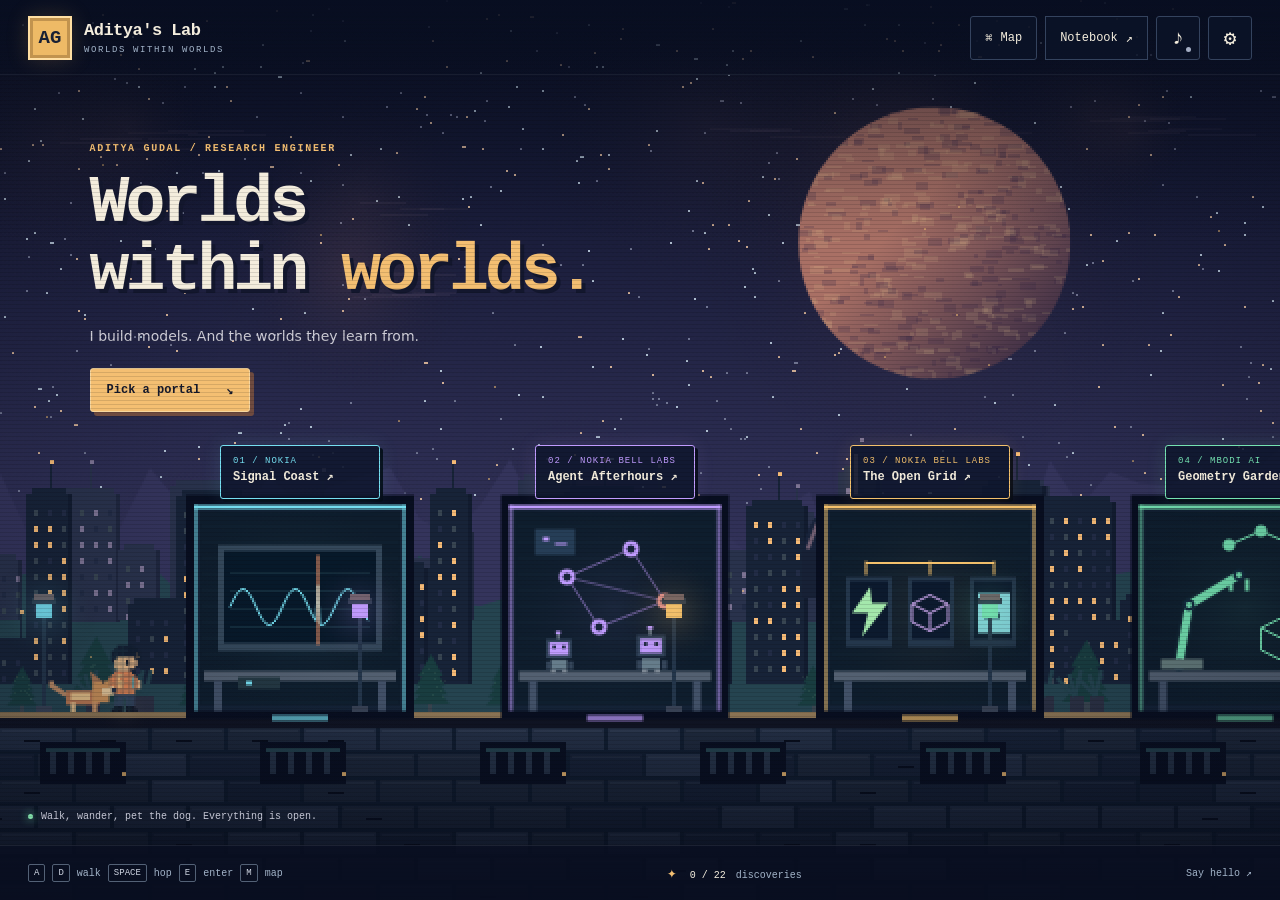
<file: index.html>
<!doctype html>
<html lang="en">
<head>
 <meta charset="utf-8"><meta name="viewport" content="width=device-width, initial-scale=1, viewport-fit=cover">
 <meta name="theme-color" content="#0b1021">
 <title>Aditya's Lab — Worlds within worlds</title>
 <meta name="description" content="Explore Aditya Gudal's research as a playable pixel-art world: robot learning, world models, multi-agent systems, decentralized infrastructure and geometry.">
 <meta property="og:title" content="Aditya's Lab — Worlds within worlds"><meta property="og:description" content="Five worlds. Twenty-two experiments. One curious engineer."><meta property="og:type" content="website"><meta property="og:image" content="https://aditya9729.github.io/assets/social.png">
 <link rel="icon" href="assets/favicon.svg" type="image/svg+xml"><link rel="stylesheet" href="styles.css">
 <script defer src="js/data.js"></script><script defer src="js/art.js"></script><script defer src="js/intent.js"></script><script defer src="js/games.js"></script><script defer src="js/app.js"></script>
</head>
<body>
 <a class="skip" href="notebook.html">Skip the game · read portfolio</a>
 <main id="app" aria-label="Aditya's playable research portfolio">
  <canvas id="world" aria-hidden="true"></canvas><div class="vignette" aria-hidden="true"></div><div class="scanlines" aria-hidden="true"></div>
  <header class="topbar">
   <button class="brand" id="home" aria-label="Aditya's Lab, return to city"><span class="badge">AG</span><span><b>Aditya's Lab</b><small id="location">WORLDS WITHIN WORLDS</small></span></button>
   <nav aria-label="Main"><button id="mapButton" title="World map (M)"><span aria-hidden="true">⌘</span> <span>Map</span></button><a class="nav-link" href="notebook.html">Notebook <span aria-hidden="true">↗</span></a><button id="soundButton" aria-label="Enable sound" aria-pressed="false" title="Sound off">♪<span class="off-dot"></span></button><button id="settingsButton" aria-label="Settings and controls" title="Settings">⚙</button></nav>
  </header>
  <section id="hubUI">
   <div class="hero"><p class="overline">ADITYA GUDAL / RESEARCH ENGINEER</p><h1>Worlds<br>within <em>worlds.</em></h1><p class="subline">I build models. And the worlds they learn from.</p><button id="exploreButton" class="primary">Pick a portal <span>↘</span></button></div>
   <div id="hubPortals" aria-label="Enter a research world"></div>
   <div class="hub-caption"><span class="live-dot"></span><span id="hubHint">Walk, wander, pet the dog. Everything is open.</span></div>
  </section>
  <section id="worldUI" hidden>
   <div class="world-title"><button id="backCity" class="back">← CITY</button><p id="worldOrg" class="overline"></p><h1 id="worldTitle"></h1><span id="worldCount" class="count"></span></div>
   <div class="experiment-shell" id="experimentShell">
    <header class="experiment-heading"><div><span id="experimentIndex" class="overline"></span><h2 id="experimentName"></h2></div><button id="aboutExperiment" aria-label="Read about this experiment" title="Research note">?</button></header>
    <p id="objective" class="objective"></p>
    <div class="game-stage" id="gameStage"><canvas id="experiment" aria-label="Interactive research experiment"></canvas><div id="targets" aria-label="Experiment controls"></div></div>
    <div id="gameActions" class="game-actions"></div>
    <div class="experiment-foot"><span id="feedback" role="status" aria-live="polite">Try it. There is no wrong turn.</span><button id="resetGame" aria-label="Restart current experiment" title="Restart experiment">↺</button></div>
   </div>
   <nav class="concept-nav" aria-label="Experiments in this world"><button id="prevGame" aria-label="Previous experiment">←</button><div id="concepts"></div><button id="nextGame" aria-label="Next experiment">→</button></nav>
   <div class="model-disclaimer">PLAYABLE RESEARCH SKETCHES · SYNTHETIC, NOT BENCHMARKS</div>
  </section>
  <footer class="bottom-bar"><div class="desktop-controls"><kbd>A</kbd><kbd>D</kbd> walk <kbd>SPACE</kbd> hop <kbd>E</kbd> enter <kbd>M</kbd> map</div><button id="passportButton" class="passport" aria-label="Open world map and progress"><span aria-hidden="true">✦</span> <b id="progress">0 / 22</b> discoveries</button><a href="mailto:adityagudal29@gmail.com">Say hello ↗</a></footer>
  <div id="touchControls" class="touch-controls" aria-label="Movement controls"><div><button data-move="-1" aria-label="Walk left">◀</button><button data-move="1" aria-label="Walk right">▶</button></div><div><button id="hopButton" aria-label="Jump">↑</button><button id="enterButton" class="enter-control" aria-label="Enter nearest portal">A</button></div></div>
  <button id="petButton" aria-label="Pet your dog companion" title="Pet the dog" tabindex="0">♥</button>
  <div id="toast" role="status" aria-live="polite" hidden></div>
  <div id="transition" aria-hidden="true"></div>
 </main>
 <dialog id="atlas" aria-labelledby="atlasTitle"><div class="dialog-head"><div><p class="overline">FAST TRAVEL / NO LEVEL GATES</p><h2 id="atlasTitle">Choose your world.</h2></div><button data-close aria-label="Close world map">×</button></div><div id="atlasCards"></div><div class="atlas-footer"><span id="atlasProgress">Your passport is saved on this device.</span><button id="cityFromMap">Back to the city →</button></div></dialog>
 <dialog id="note" aria-labelledby="noteTitle"><div class="dialog-head"><div><p class="overline" id="noteOrg"></p><h2 id="noteTitle">Behind the experiment</h2></div><button data-close aria-label="Close research note">×</button></div><p id="noteText"></p><a href="notebook.html">The complete research notebook ↗</a></dialog>
 <dialog id="settings" aria-labelledby="settingsTitle"><div class="dialog-head"><div><p class="overline">MAKE YOURSELF AT HOME</p><h2 id="settingsTitle">Your controls.</h2></div><button data-close aria-label="Close settings">×</button></div><p>Walk with A / D or arrow keys. Space to hop; E to enter a nearby portal. M opens the map. Inside experiments, use the controls or tap glowing objects. All rooms are open from the start.</p><label class="setting"><input type="checkbox" id="reduceMotion"> Gentle mode · less ambient motion</label><label class="setting"><input type="checkbox" id="crt"> CRT scanlines</label><p class="small">Sound starts off. Progress stays in this browser; nothing is sent to a server. Touch controls appear on phones and tablets.</p><button id="resetProgress" class="danger">Reset passport…</button><a href="notebook.html">Prefer a regular portfolio? →</a></dialog>
 <noscript><div class="no-script"><h1>Aditya's Lab</h1><p>The game needs JavaScript. The complete portfolio does not.</p><a href="notebook.html">Read the research notebook →</a></div></noscript>
</body></html>
</file>
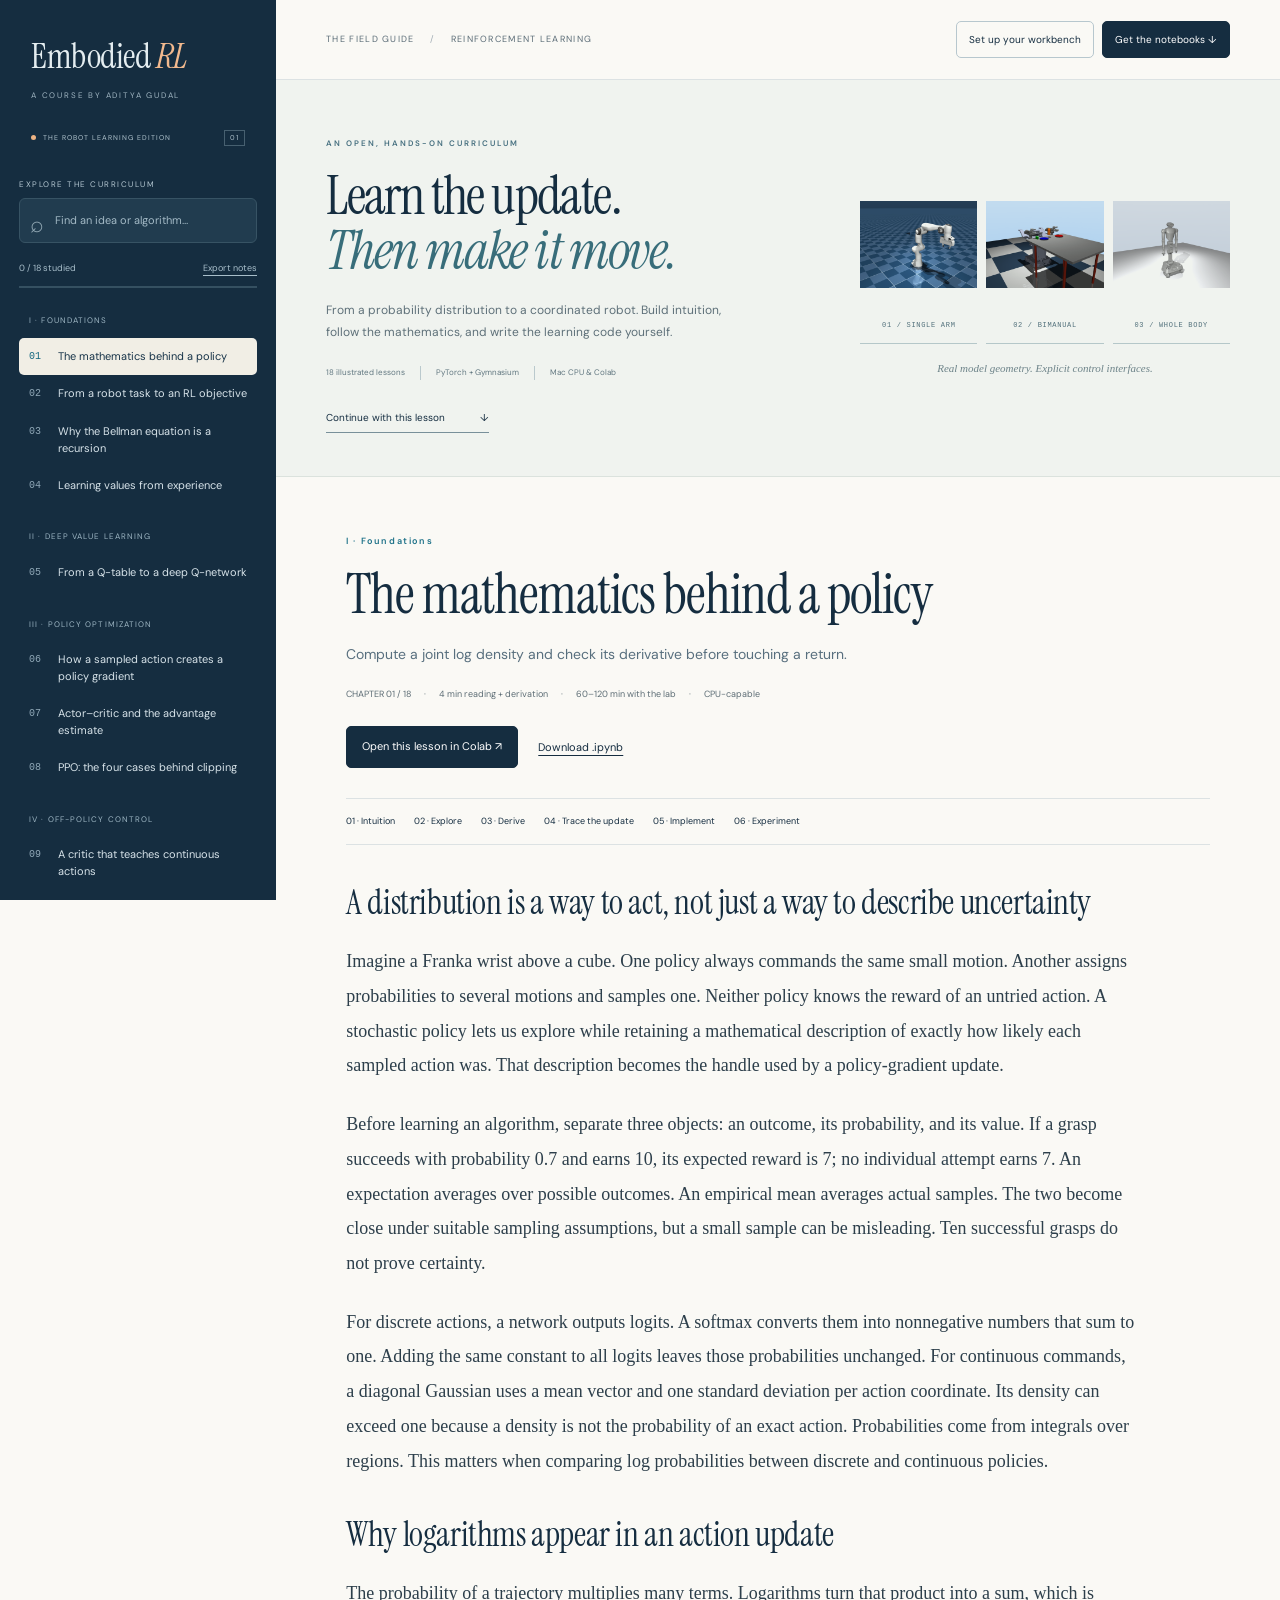
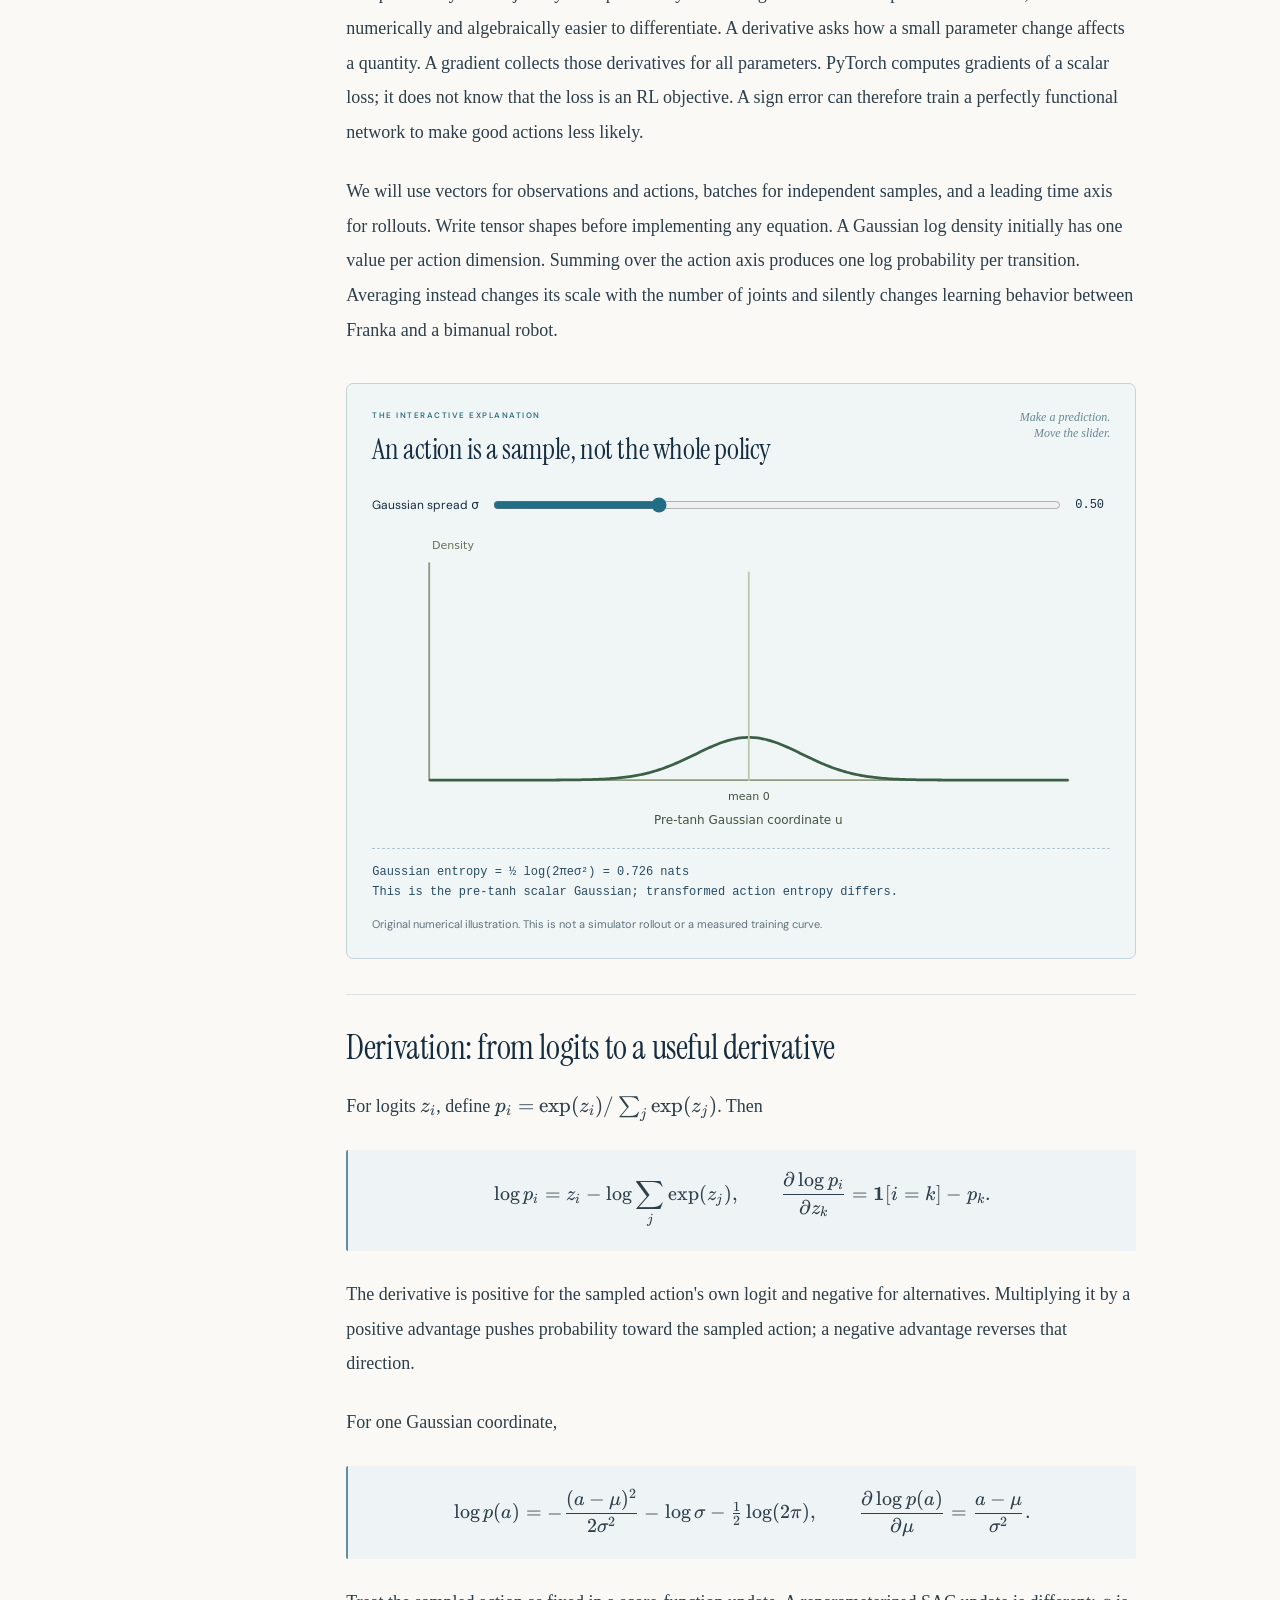
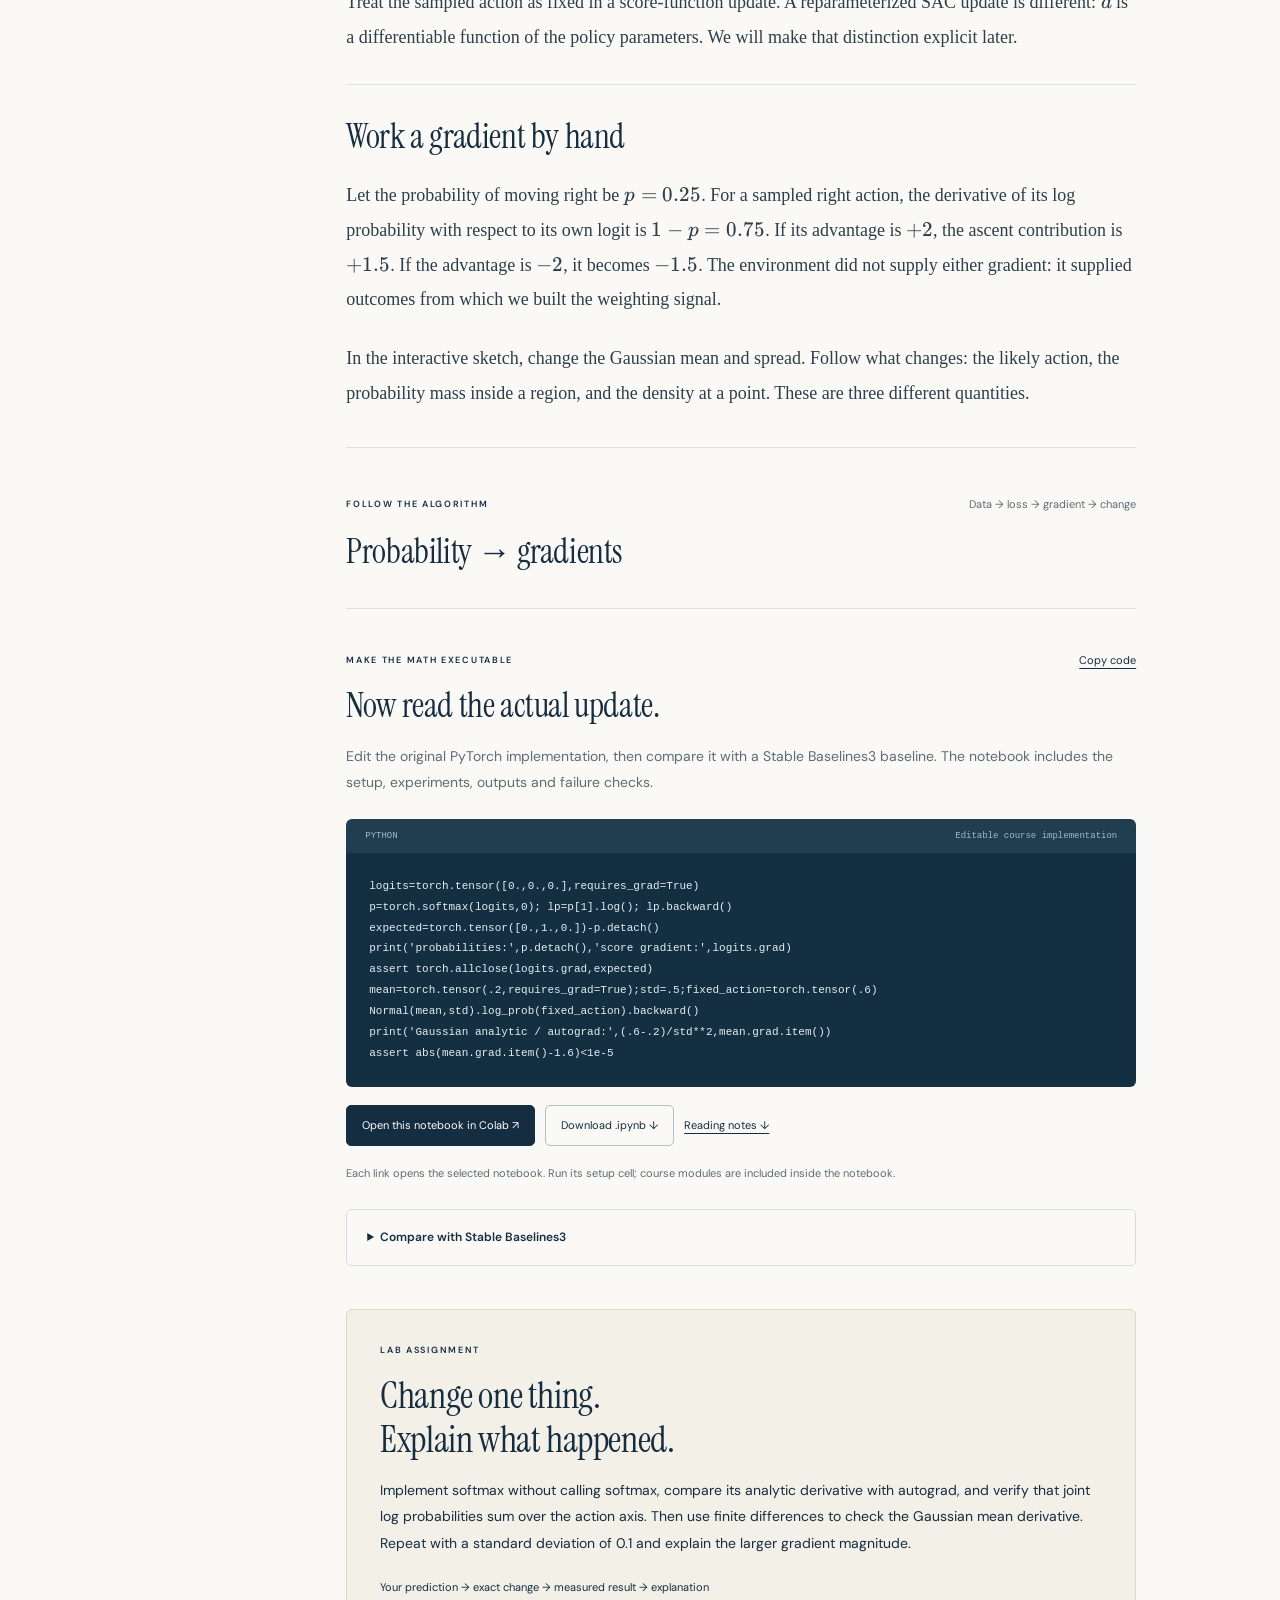
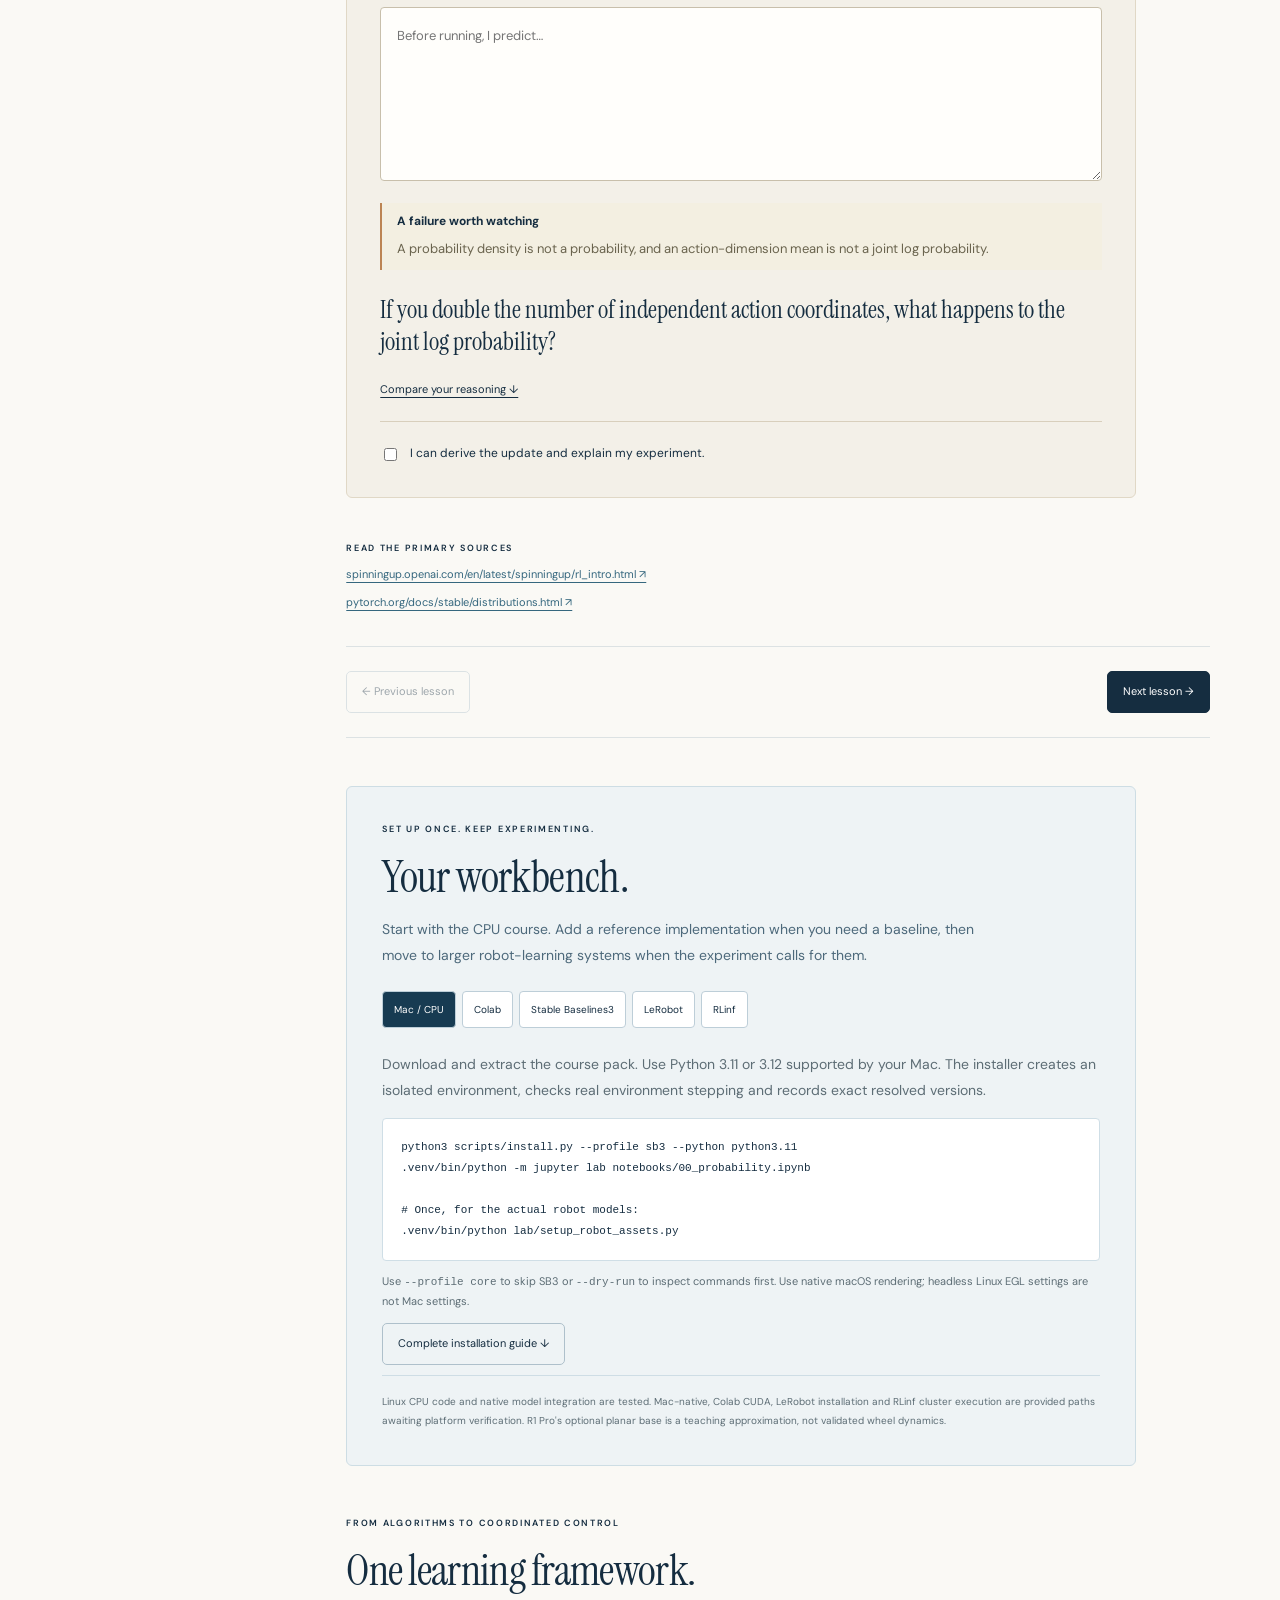
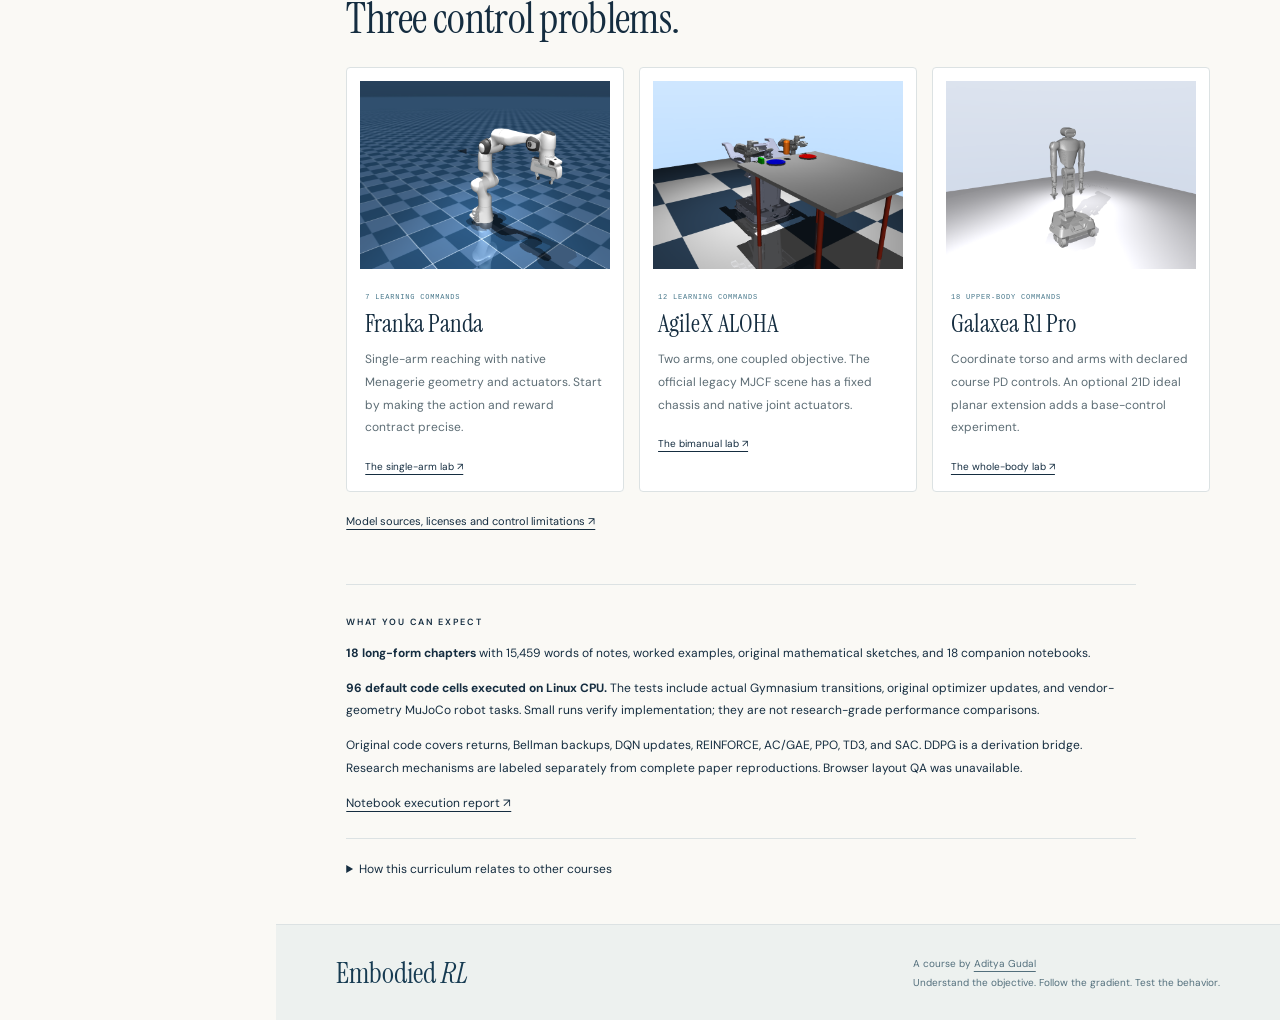
<file: courses/embodied-rl/index.html>
<!doctype html>
<html lang="en"><head><meta charset="utf-8"><meta name="viewport" content="width=device-width,initial-scale=1"><meta name="description" content="A free illustrated robotics reinforcement learning course by Aditya Gudal. Derive PPO, TD3 and SAC, implement them in PyTorch, then explore Franka, AgileX and R1 Pro control."><meta name="author" content="Aditya Gudal"><meta name="theme-color" content="#152d40"><title>Embodied RL — A course by Aditya Gudal</title><link rel="stylesheet" href="curriculum/vendor/katex/katex.min.css"><link rel="stylesheet" href="curriculum.css"><link rel="stylesheet" href="course-design.css"></head>
<body><a class="skip" href="#reading">Skip to lesson</a>
<div class="mobile-bar"><a href="#probability">Embodied <i>RL</i></a><button id="menu-toggle" aria-expanded="false" aria-controls="course-navigation">Course contents <span>☰</span></button></div>
<aside class="book-nav" id="course-navigation"><a class="brand" href="#probability">Embodied <i>RL</i><span>A COURSE BY ADITYA GUDAL</span></a><div class="nav-edition"><span class="edition-dot"></span> THE ROBOT LEARNING EDITION <span>01</span></div><label class="search-label" for="chapter-search">EXPLORE THE CURRICULUM</label><div class="search-wrap"><span aria-hidden="true">⌕</span><input id="chapter-search" type="search" placeholder="Find an idea or algorithm…"></div><div class="progress-line"><span id="progress-label">0 / 18 studied</span><button id="export-notes" class="quiet">Export notes</button></div><div class="progress-track"><span id="progress-bar"></span></div><nav id="chapter-list" aria-label="Curriculum chapters"></nav><div class="nav-bottom"><a href="curriculum/INSTALL.md" download>Installation guide ↗</a><a id="source-link" target="_blank" rel="noopener noreferrer">Course source ↗</a><span>Your notes and progress are saved on this device.</span></div></aside>
<div class="book-shell"><header class="topbar"><div class="breadcrumb">THE FIELD GUIDE <span>/</span> REINFORCEMENT LEARNING</div><div class="header-links"><button id="runtime-open" class="pill">Set up your workbench</button><a class="pill solid" href="https://github.com/aditya9729/aditya9729.github.io/archive/refs/heads/embodied-rl-course-2026.zip">Get the notebooks ↓</a></div></header>
<section class="course-cover" aria-label="Course introduction"><div class="cover-copy"><p class="eyebrow">AN OPEN, HANDS-ON CURRICULUM</p><h2>Learn the update.<br><em>Then make it move.</em></h2><p>From a probability distribution to a coordinated robot. Build intuition, follow the mathematics, and write the learning code yourself.</p><div class="cover-meta"><span>18 illustrated lessons</span><span>PyTorch + Gymnasium</span><span>Mac CPU & Colab</span></div><a class="cover-start" href="#reading">Continue with this lesson <span>↓</span></a></div><div class="cover-robots"><div class="robot-stage"><img src="curriculum/assets/franka.png" alt="Franka Panda MuJoCo geometry"><span>01 / SINGLE ARM</span></div><div class="robot-stage"><img src="curriculum/assets/agilex.png" alt="Official AgileX ALOHA MuJoCo geometry"><span>02 / BIMANUAL</span></div><div class="robot-stage"><img src="curriculum/assets/r1-pro.png" alt="Official Galaxea R1 Pro geometry"><span>03 / WHOLE BODY</span></div><p>Real model geometry. Explicit control interfaces.</p></div></section>
<main id="reading" tabindex="-1"><div class="chapter-heading"><div class="eyebrow" id="unit-label"></div><h1 id="chapter-title"></h1><p class="learning-goal" id="learning-goal"></p><div class="chapter-meta"><span id="chapter-position"></span><span id="reading-time"></span><span>60–120 min with the lab</span><span id="runtime-label">CPU-first</span></div><div class="lesson-launch"><a id="hero-colab" class="action solid" target="_blank" rel="noopener noreferrer">Open this lesson in Colab ↗</a><a id="hero-notebook" class="quiet" download>Download .ipynb</a></div></div>
<nav class="chapter-toc" aria-label="Within this chapter"><a href="#intuition">01 · Intuition</a><a href="#sketch">02 · Explore</a><a href="#derivation">03 · Derive</a><a href="#algorithm">04 · Trace the update</a><a href="#implementation">05 · Implement</a><a href="#practice">06 · Experiment</a></nav>
<article class="chapter-article"><section id="intuition" class="prose"></section>
<figure id="sketch" class="interactive-sketch"><div class="sketch-heading"><div><span class="eyebrow">THE INTERACTIVE EXPLANATION</span><h2 id="sketch-title"></h2></div><span class="pencil-mark">Make a prediction.<br>Move the slider.</span></div><div id="sketch-controls" class="sketch-controls"></div><svg id="concept-svg" viewBox="0 0 800 330" role="img" aria-label="Interactive mathematical illustration"></svg><img id="robot-image" hidden alt="Actual robot geometry rendered with MuJoCo"><div id="sketch-result" class="sketch-result" aria-live="polite"></div><figcaption id="sketch-caption"></figcaption></figure>
<section id="derivation" class="prose derivation"></section><section id="worked" class="prose worked"></section>
<section id="algorithm" class="algorithm-section"><div class="section-kicker"><span class="eyebrow">FOLLOW THE ALGORITHM</span><span class="small-note">Data → loss → gradient → change</span></div><h2 id="update-title"></h2><div id="update-trace" class="update-trace" hidden><div id="update-steps" class="update-steps" role="tablist" aria-label="Algorithm update stages"></div><div class="trace-detail" id="trace-panel" role="tabpanel" tabindex="0"><span id="trace-position" class="eyebrow"></span><h3 id="trace-title"></h3><p id="trace-description"></p><div class="gradient-label"><span>GRADIENT CHECK</span><p id="trace-gradient"></p></div></div></div><div id="algorithm-guide" class="prose"></div></section>
<section id="implementation"><div class="section-kicker"><span class="eyebrow">MAKE THE MATH EXECUTABLE</span><button id="copy-code" class="quiet">Copy code</button></div><h2>Now read the actual update.</h2><p class="section-lead">Edit the original PyTorch implementation, then compare it with a Stable Baselines3 baseline. The notebook includes the setup, experiments, outputs and failure checks.</p><div class="code-file"><span>PYTHON</span><span>Editable course implementation</span></div><pre class="code-panel"><code id="chapter-code"></code></pre><div class="notebook-actions"><a id="chapter-colab" target="_blank" rel="noopener noreferrer" class="action solid">Open this notebook in Colab ↗</a><a id="chapter-notebook" class="action" download>Download .ipynb ↓</a><a id="chapter-notes" class="quiet" download>Reading notes ↓</a></div><p class="small-note" id="colab-status">Each link opens the selected notebook. Run its setup cell; course modules are included inside the notebook.</p><details class="baseline-details"><summary>Compare with Stable Baselines3</summary><p>Use the library track to check the same task independently. Match actual transitions, warmup, reset seeds, network size and evaluation conditions before comparing curves.</p><pre id="baseline-command"></pre><a href="curriculum/INSTALL.md" download>Installation and framework guide ↗</a></details></section>
<section id="practice" class="practice-block"><span class="eyebrow">LAB ASSIGNMENT</span><h2>Change one thing.<br>Explain what happened.</h2><p id="experiment-text"></p><label for="lab-notes">Your prediction → exact change → measured result → explanation</label><textarea id="lab-notes" rows="6" placeholder="Before running, I predict…"></textarea><div class="failure-note"><strong>A failure worth watching</strong><p id="pitfall-text"></p></div><div class="explain-back"><h3 id="check-question"></h3><button id="answer-toggle" class="quiet" aria-expanded="false">Compare your reasoning ↓</button><p id="check-answer" hidden></p></div><label class="complete-control"><input id="mark-complete" type="checkbox"> I can derive the update and explain my experiment.</label></section>
<section class="sources-section"><span class="eyebrow">READ THE PRIMARY SOURCES</span><div id="primary-sources"></div></section></article>
<footer class="chapter-pagination"><button id="previous-chapter" class="action">← Previous lesson</button><button id="next-chapter" class="action solid">Next lesson →</button></footer>
<section id="runtime" class="runtime-section"><div class="runtime-title"><span class="eyebrow">SET UP ONCE. KEEP EXPERIMENTING.</span><h2>Your workbench.</h2><p>Start with the CPU course. Add a reference implementation when you need a baseline, then move to larger robot-learning systems when the experiment calls for them.</p></div><div class="runtime-options" role="group" aria-label="Runtime instructions"><button data-runtime="mac" class="selected" aria-pressed="true">Mac / CPU</button><button data-runtime="colab" aria-pressed="false">Colab</button><button data-runtime="sb3" aria-pressed="false">Stable Baselines3</button><button data-runtime="lerobot" aria-pressed="false">LeRobot</button><button data-runtime="rlinf" aria-pressed="false">RLinf</button></div><div id="runtime-instructions"></div><a class="action" href="curriculum/INSTALL.md" download>Complete installation guide ↓</a><p class="verification-note">Linux CPU code and native model integration are tested. Mac-native, Colab CUDA, LeRobot installation and RLinf cluster execution are provided paths awaiting platform verification. R1 Pro's optional planar base is a teaching approximation, not validated wheel dynamics.</p></section>
<section class="embodiments"><span class="eyebrow">FROM ALGORITHMS TO COORDINATED CONTROL</span><h2>One learning framework.<br>Three control problems.</h2><div class="embodiment-grid"><article><img src="curriculum/assets/franka.png" alt="Franka Panda"><span class="model-dim">7 LEARNING COMMANDS</span><h3>Franka Panda</h3><p>Single-arm reaching with native Menagerie geometry and actuators. Start by making the action and reward contract precise.</p><a href="#franka" data-jump="franka">The single-arm lab ↗</a></article><article><img src="curriculum/assets/agilex.png" alt="AgileX ALOHA"><span class="model-dim">12 LEARNING COMMANDS</span><h3>AgileX ALOHA</h3><p>Two arms, one coupled objective. The official legacy MJCF scene has a fixed chassis and native joint actuators.</p><a href="#agilex" data-jump="agilex">The bimanual lab ↗</a></article><article><img src="curriculum/assets/r1-pro.png" alt="Galaxea R1 Pro"><span class="model-dim">18 UPPER-BODY COMMANDS</span><h3>Galaxea R1 Pro</h3><p>Coordinate torso and arms with declared course PD controls. An optional 21D ideal planar extension adds a base-control experiment.</p><a href="#r1-pro" data-jump="r1-pro">The whole-body lab ↗</a></article></div><a class="quiet" href="curriculum/PROVENANCE.md" download>Model sources, licenses and control limitations ↗</a></section>
<section class="course-evidence"><span class="eyebrow">WHAT YOU CAN EXPECT</span><div id="evidence-content"></div><details><summary>How this curriculum relates to other courses</summary><p>An independent course by Aditya Gudal. The original explanations connect derivation, visible code and robot experiments. <a href="https://cs224r.stanford.edu/">Stanford CS224R</a> and <a href="https://rail.eecs.berkeley.edu/deeprlcourse/">Berkeley CS185/285</a> inform the learning progression. <a href="https://shengyu-feng.github.io/blog/2026/08/27/beyond-RL/">Shengyu Feng's Beyond RL</a> motivates the optional sampling-versus-learning discussion. No affiliation or endorsement is implied; lecture figures and assignments are not copied.</p></details></section>
</main><footer class="book-footer"><span class="footer-brand">Embodied <i>RL</i></span><span>A course by <a href="https://github.com/aditya9729">Aditya Gudal</a><br>Understand the objective. Follow the gradient. Test the behavior.</span></footer></div>
<script src="curriculum/vendor/katex/katex.min.js"></script><script src="course-config.js"></script><script src="curriculum/content.js"></script><script src="curriculum/evidence.js"></script><script src="curriculum.js"></script></body></html>
</file>
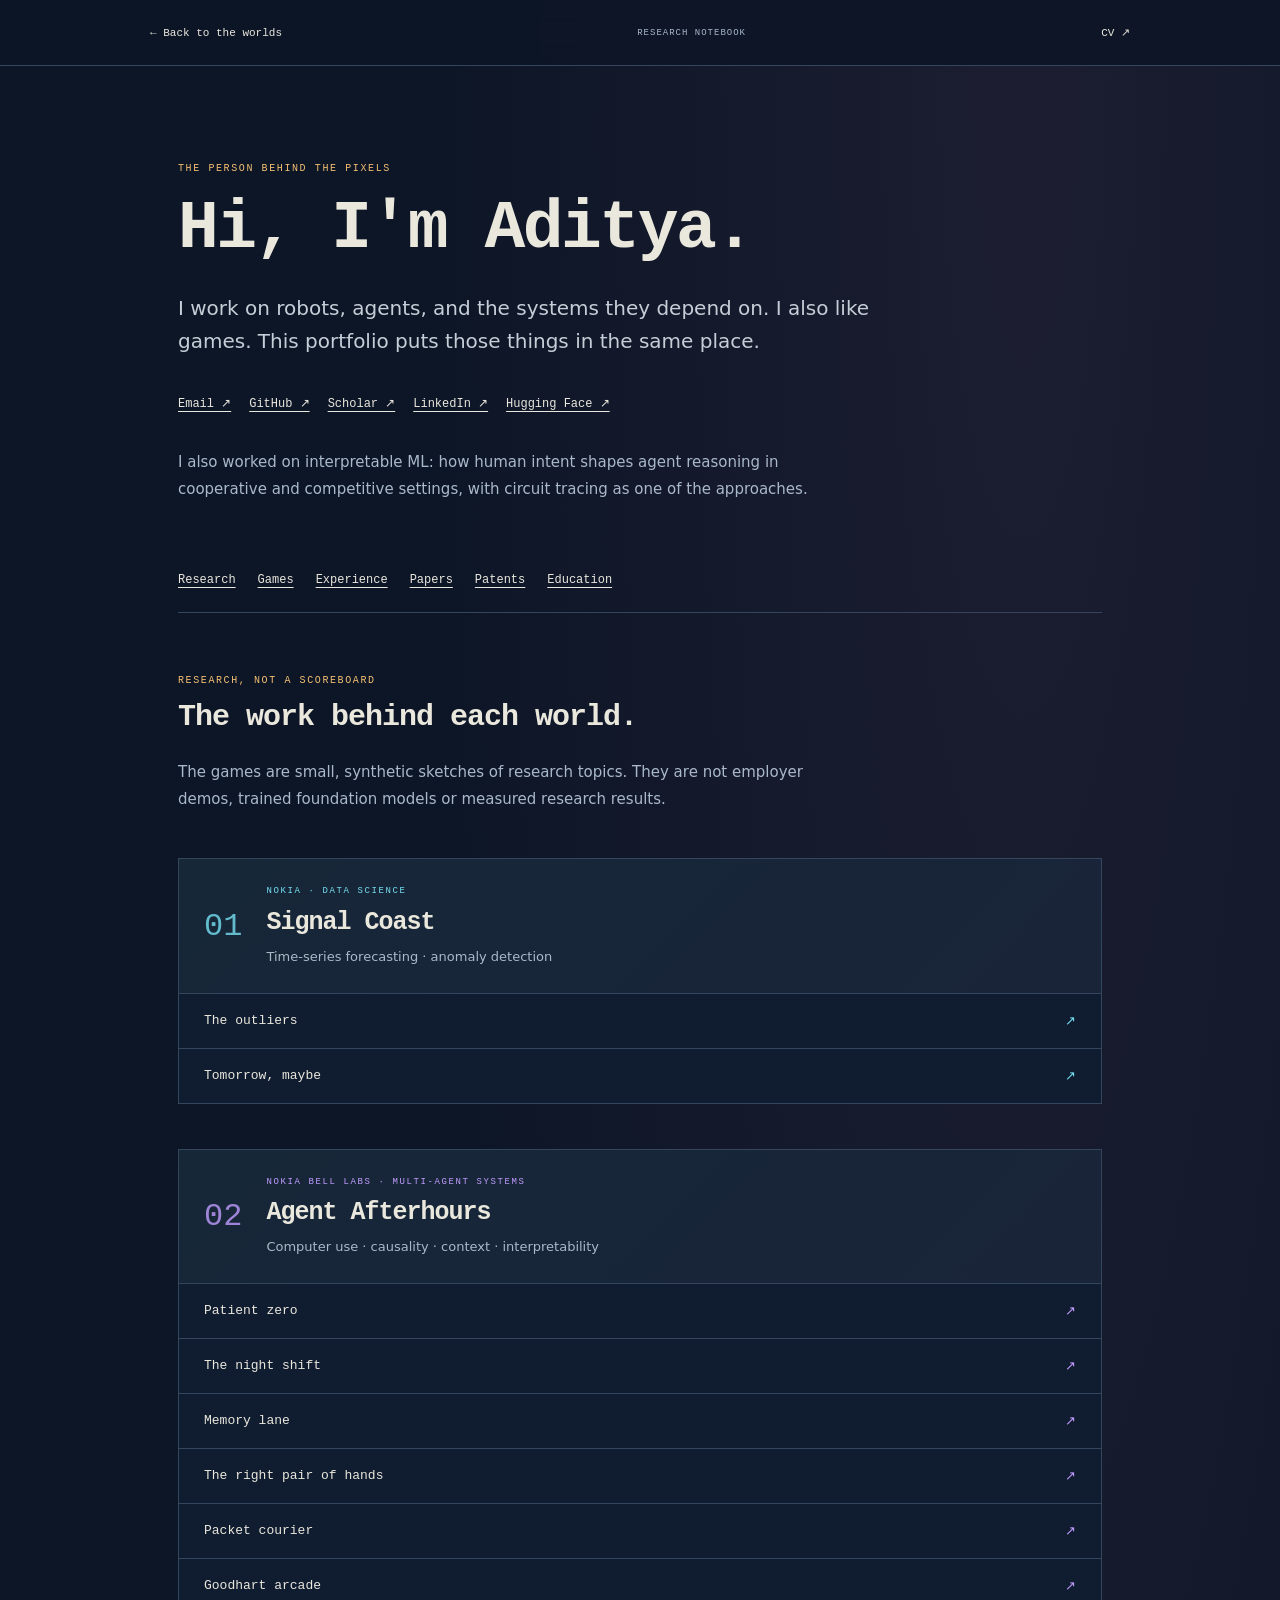
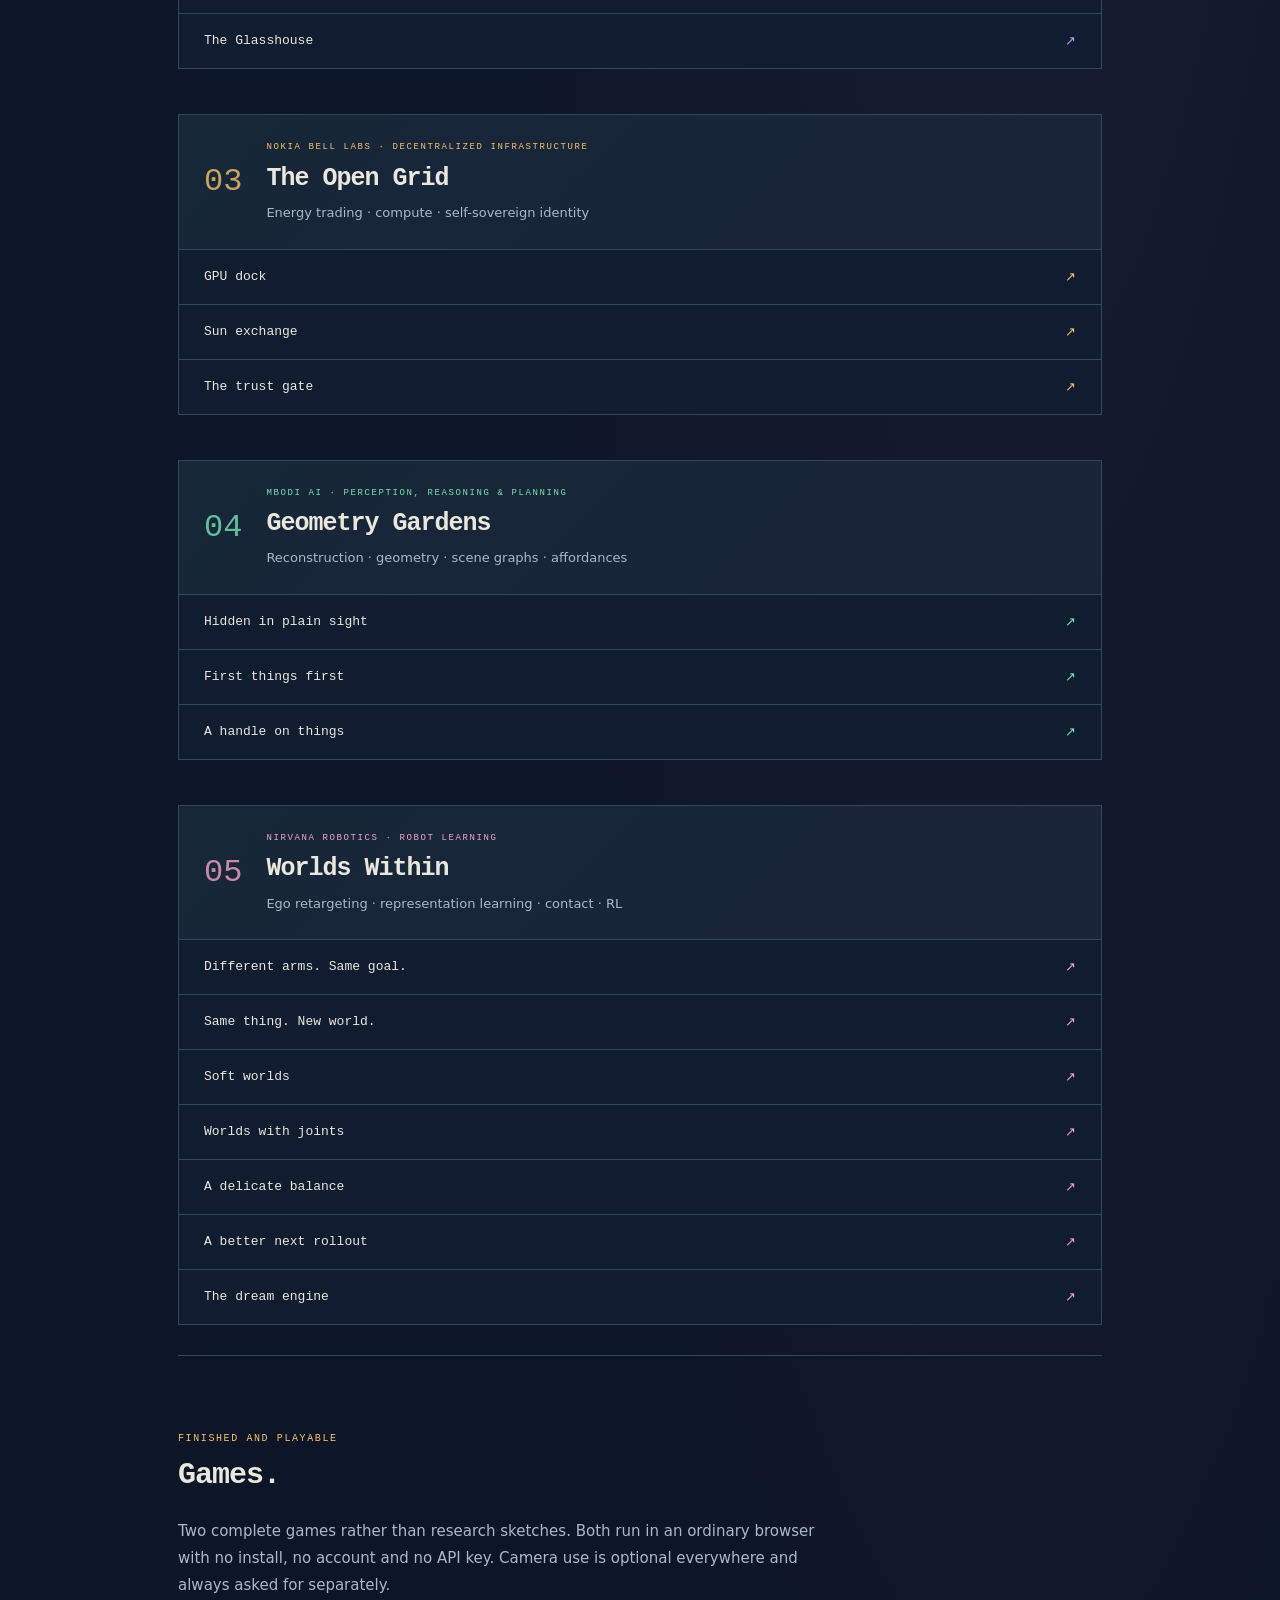
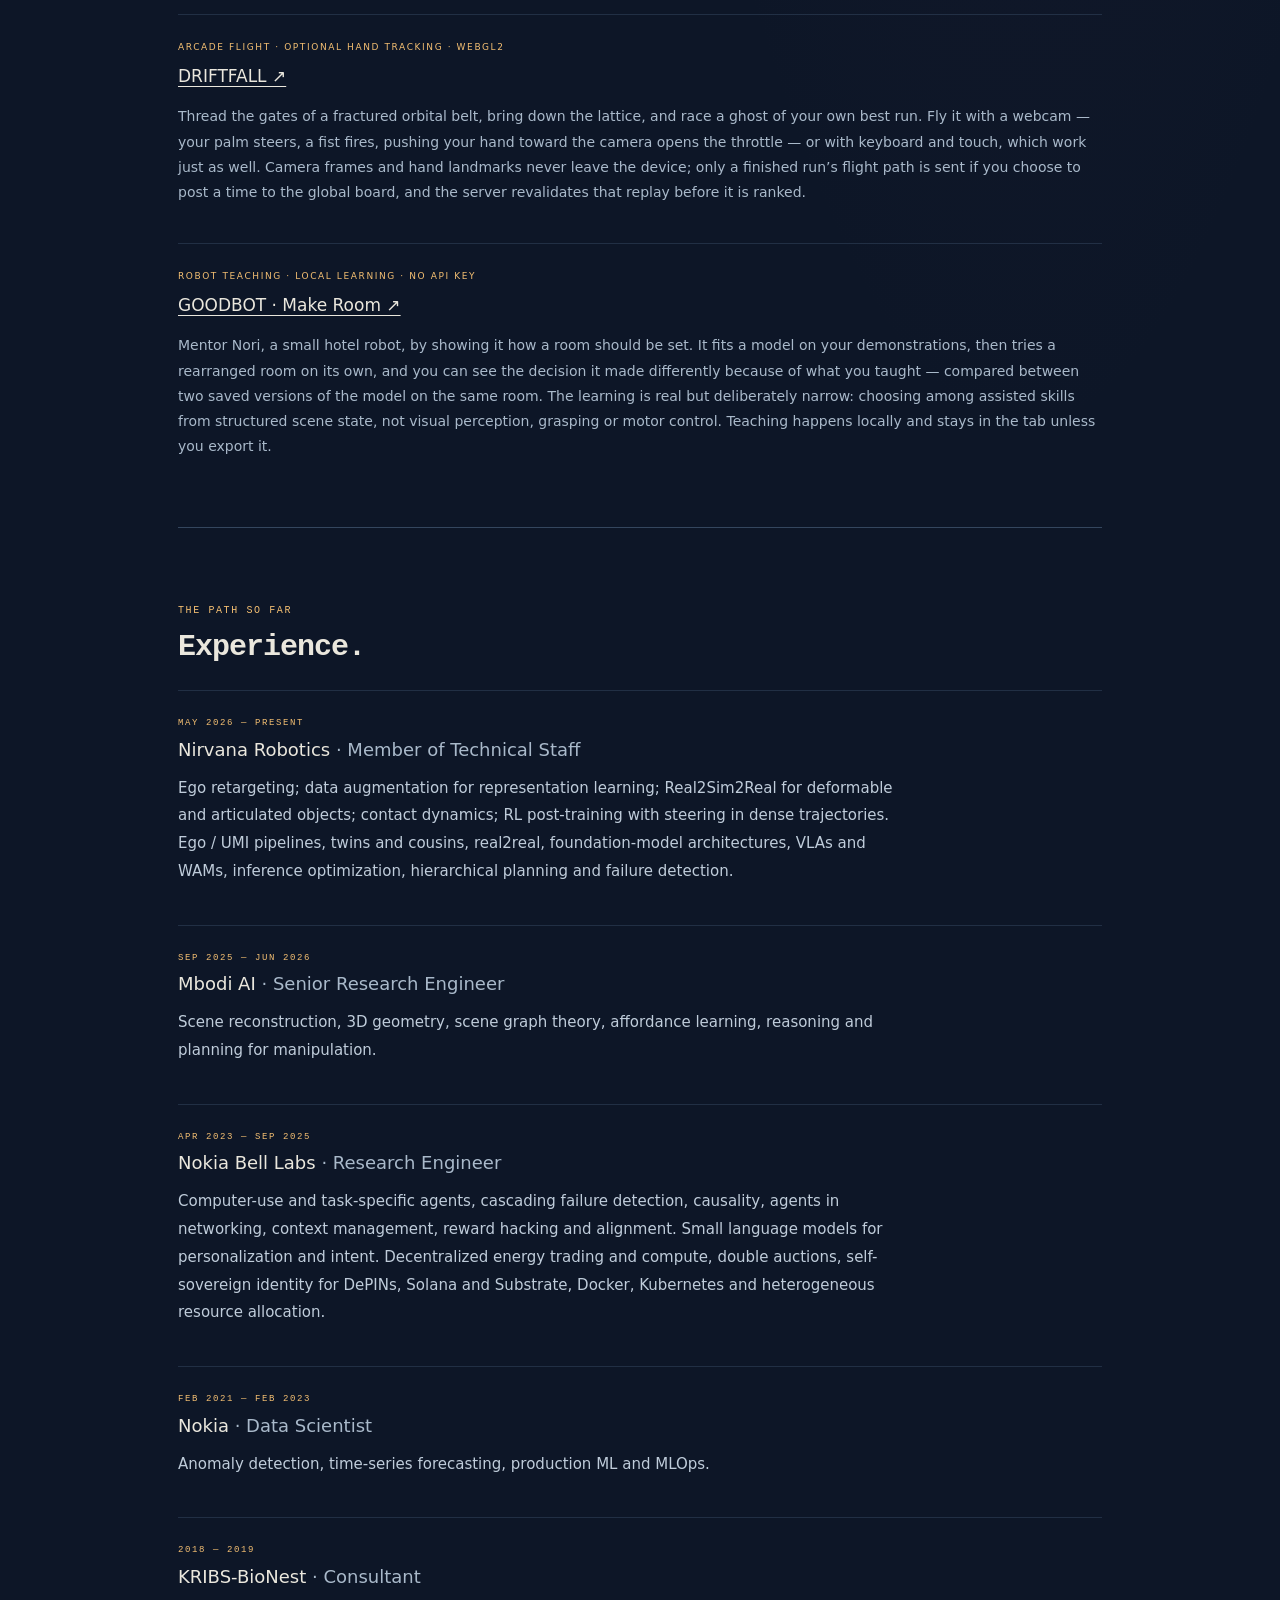
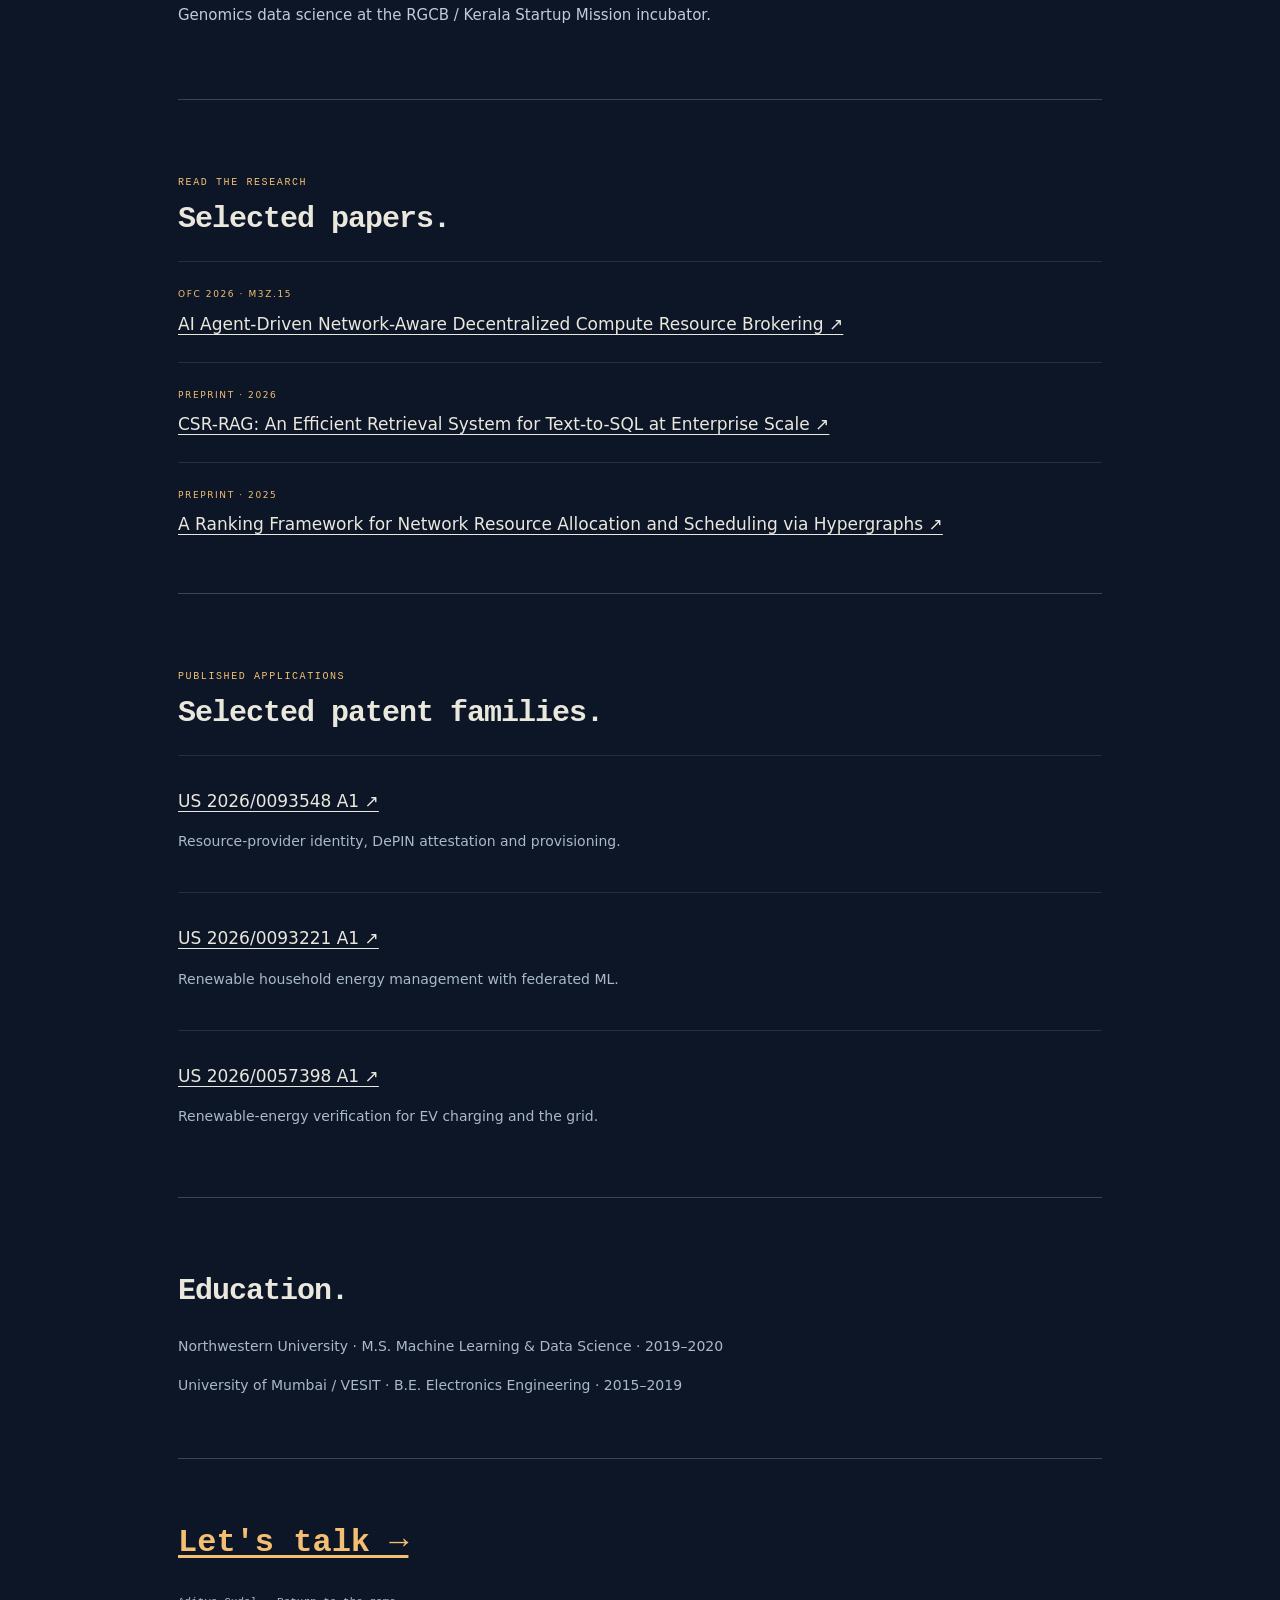
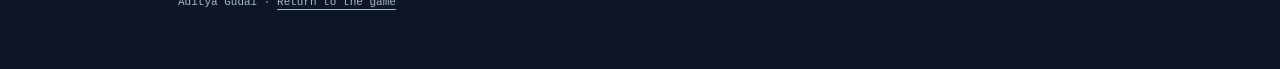
<file: notebook.html>
<!doctype html><html lang="en"><head><meta charset="utf-8"><meta name="viewport" content="width=device-width,initial-scale=1"><meta name="theme-color" content="#0d1627"><title>Aditya Gudal — Research notebook</title><meta name="description" content="Aditya Gudal's research: robotics, world models, multi-agent systems and decentralized infrastructure."><link rel="icon" href="assets/favicon.svg"><link rel="stylesheet" href="notebook.css"></head><body><a class="skip" href="#main">Skip to content</a><header class="bar"><a href="index.html">← Back to the worlds</a><span>RESEARCH NOTEBOOK</span><a href="https://aditya9729.github.io/Aditya_Gudal_CV.pdf">CV ↗</a></header><main id="main"><section class="intro"><p class="eyebrow">THE PERSON BEHIND THE PIXELS</p><h1>Hi, I'm Aditya.</h1><p class="lead">I work on robots, agents, and the systems they depend on. I also like games. This portfolio puts those things in the same place.</p><div class="links"><a href="mailto:adityagudal29@gmail.com">Email ↗</a><a href="https://github.com/aditya9729">GitHub ↗</a><a href="https://scholar.google.com/citations?user=bu34FNAAAAAJ">Scholar ↗</a><a href="https://linkedin.com/in/aditya-gudal">LinkedIn ↗</a><a href="https://huggingface.co/aditya9729">Hugging Face ↗</a></div><p class="context">I also worked on interpretable ML: how human intent shapes agent reasoning in cooperative and competitive settings, with circuit tracing as one of the approaches.</p></section><nav class="chapters" aria-label="Notebook chapters"><a href="#research">Research</a><a href="#games">Games</a><a href="#experience">Experience</a><a href="#papers">Papers</a><a href="#patents">Patents</a><a href="#education">Education</a></nav><section id="research"><p class="eyebrow">RESEARCH, NOT A SCOREBOARD</p><h2>The work behind each world.</h2><p class="context">The games are small, synthetic sketches of research topics. They are not employer demos, trained foundation models or measured research results.</p><section id="signal" class="world-notes" style="--accent:#76e0f2"><header><span class="num">01</span><div><p class="eyebrow">Nokia · data science</p><h2>Signal Coast</h2><p>Time-series forecasting · anomaly detection</p></div></header><details><summary>The outliers<span>↗</span></summary><p>Anomaly detection in time series. This scene uses synthetic readings with three injected spikes; it is not a trained detector.</p><a href="index.html#/signal/anomaly">Play the experiment →</a></details><details><summary>Tomorrow, maybe<span>↗</span></summary><p>Time-series forecasting. Match a continuation to the observed pattern. The uncertainty ribbon is illustrative, not a calibrated forecast.</p><a href="index.html#/signal/forecast">Play the experiment →</a></details></section><section id="agents" class="world-notes" style="--accent:#c19cff"><header><span class="num">02</span><div><p class="eyebrow">Nokia Bell Labs · multi-agent systems</p><h2>Agent Afterhours</h2><p>Computer use · causality · context · interpretability</p></div></header><details><summary>Patient zero<span>↗</span></summary><p>Cascading failure detection and causality in multi-agent systems. A known synthetic dependency graph lets you intervene on upstream context or downstream symptoms. It illustrates intervention, not causal discovery.</p><a href="index.html#/agents/cascade">Play the experiment →</a></details><details><summary>The night shift<span>↗</span></summary><p>Computer-use agents, task-specific agents and context management. Operate a simulated desktop with a planner, a context manager, a network operator and a verifier. No real computers or networks are controlled.</p><a href="index.html#/agents/computer">Play the experiment →</a></details><details><summary>Memory lane<span>↗</span></summary><p>Context management in agents: relevance, freshness and bounded memory across handoffs. Select the two useful records for a synthetic task; the context budget is part of the puzzle.</p><a href="index.html#/agents/context">Play the experiment →</a></details><details><summary>The right pair of hands<span>↗</span></summary><p>Task-specific agents, orchestration and role specialization. Match observation, network routing and verification jobs to the appropriate agents. The specialties are authored for the puzzle.</p><a href="index.html#/agents/tasks">Play the experiment →</a></details><details><summary>Packet courier<span>↗</span></summary><p>Agents in networking, network-aware planning and resource brokering. Route a packet through a small synthetic topology. This is a connectivity puzzle, not a network-performance benchmark.</p><a href="index.html#/agents/network">Play the experiment →</a></details><details><summary>Goodhart arcade<span>↗</span></summary><p>Reward hacking, agent alignment, intent, personalization with small language models, and steering feature vectors in action spaces. The two routes make a proxy/objective mismatch visible; the agents follow scripted incentives.</p><a href="index.html#/agents/reward">Play the experiment →</a></details><details><summary>The Glasshouse<span>↗</span></summary><p>I worked on interpretable ML, studying how human intent shapes the reasoning of intelligent agents in cooperative and competitive settings. Circuit tracing was one of the approaches I explored. In this game, human intent and agent incentives are separate controls. Two energy cells can be split equally, relayed to the faster courier B, or kept by A. The numbers are authored utilities, not probabilities. The circuit is hand-wired: its features, weights and action scores are authored, not extracted from a trained model. Muting the intent features is a controlled intervention in that toy circuit, not real-model circuit tracing. The intact and muted panels hold the scene, incentives and weights fixed. A changed score need not change the selected action. These outcomes do not characterize all cooperative or competitive agents.</p><a href="index.html#/agents/intent">Play the experiment →</a></details></section><section id="depin" class="world-notes" style="--accent:#f4c16c"><header><span class="num">03</span><div><p class="eyebrow">Nokia Bell Labs · decentralized infrastructure</p><h2>The Open Grid</h2><p>Energy trading · compute · self-sovereign identity</p></div></header><details><summary>GPU dock<span>↗</span></summary><p>Decentralized compute, double-auction market design and heterogeneous ML resource allocation. The game is a simplified capacity-and-price matching puzzle, not a complete auction implementation. Related systems work includes Docker, Kubernetes, tokenization, Solana and Substrate.</p><a href="index.html#/depin/compute">Play the experiment →</a></details><details><summary>Sun exchange<span>↗</span></summary><p>Decentralized energy trading, including federated learning and renewable-energy verification. Connect a surplus producer to buyers whose bids meet the ask. Units and prices are fictional; the puzzle conserves energy but does not solve power flow.</p><a href="index.html#/depin/energy">Play the experiment →</a></details><details><summary>The trust gate<span>↗</span></summary><p>Self-sovereign identity for DePINs: provider identity, attestation and provisioning. This toy gate requires a trusted issuer, an unexpired credential and no revocation. It does not perform cryptographic verification.</p><a href="index.html#/depin/identity">Play the experiment →</a></details></section><section id="mbodi" class="world-notes" style="--accent:#75e3b2"><header><span class="num">04</span><div><p class="eyebrow">Mbodi AI · perception, reasoning &amp; planning</p><h2>Geometry Gardens</h2><p>Reconstruction · geometry · scene graphs · affordances</p></div></header><details><summary>Hidden in plain sight<span>↗</span></summary><p>Scene reconstruction and 3D geometry. Combine complementary viewpoints to reveal a synthetic object. The illustration is not a reconstruction algorithm.</p><a href="index.html#/mbodi/reconstruct">Play the experiment →</a></details><details><summary>First things first<span>↗</span></summary><p>Scene graph theory, reasoning and planning. Object relations determine which actions are available; the state and graph update as you act.</p><a href="index.html#/mbodi/graph">Play the experiment →</a></details><details><summary>A handle on things<span>↗</span></summary><p>Affordance learning connects object parts with possible interactions. Select the mug handle, then the drawer handle. These affordances are authored for the toy scene, not learned predictions.</p><a href="index.html#/mbodi/affordance">Play the experiment →</a></details></section><section id="nirvana" class="world-notes" style="--accent:#f5a2c8"><header><span class="num">05</span><div><p class="eyebrow">Nirvana Robotics · robot learning</p><h2>Worlds Within</h2><p>Ego retargeting · representation learning · contact · RL</p></div></header><details><summary>Different arms. Same goal.<span>↗</span></summary><p>Ego retargeting: preserving task and contact information across viewpoint and embodiment changes. Two-link inverse kinematics drives the robot arm here; this is not a human-to-robot retargeting model.</p><a href="index.html#/nirvana/ego">Play the experiment →</a></details><details><summary>Same thing. New world.<span>↗</span></summary><p>Data augmentation for representation learning. Match positive views of the same object despite changes in appearance, viewpoint and background. The embedding plot is an illustration of the desired invariance, not learned embeddings.</p><a href="index.html#/nirvana/augment">Play the experiment →</a></details><details><summary>Soft worlds<span>↗</span></summary><p>Real2Sim2Real for deformable objects. A small Verlet cloth solver makes manipulation tangible. The real / twin / cousin labels are synthetic scene modes, not evidence of physical transfer.</p><a href="index.html#/nirvana/cloth">Play the experiment →</a></details><details><summary>Worlds with joints<span>↗</span></summary><p>Real2Sim2Real for articulated objects. Move a constrained hinge and change its environment. The angular constraint is simulated; no real hardware or reconstruction is involved.</p><a href="index.html#/nirvana/hinge">Play the experiment →</a></details><details><summary>A delicate balance<span>↗</span></summary><p>Contact dynamics for manipulated objects. The toy uses gravity, friction and a crush threshold. It omits most contact mechanics and is not a validated physics model.</p><a href="index.html#/nirvana/contact">Play the experiment →</a></details><details><summary>A better next rollout<span>↗</span></summary><p>Post-training with RL and steering in dense trajectories. This mini-game uses a tiny bandit-style value update over path offsets with collision-based rewards. It is not deep RL or VLA/WAM post-training. Steering, feedback, update and fresh evaluation are separate steps.</p><a href="index.html#/nirvana/steering">Play the experiment →</a></details><details><summary>The dream engine<span>↗</span></summary><p>An interactive nod to world models, foundation-model architectures and planning. A small analytic projectile model makes predictions under an assumed wind; observations reveal model mismatch. This is not a learned world model.</p><a href="index.html#/nirvana/worldmodel">Play the experiment →</a></details></section></section><section id="games" class="chapter"><p class="eyebrow">FINISHED AND PLAYABLE</p><h2>Games.</h2><p class="context">Two complete games rather than research sketches. Both run in an ordinary browser with no install, no account and no API key. Camera use is optional everywhere and always asked for separately.</p><article class="paper"><p class="eyebrow">Arcade flight · optional hand tracking · WebGL2</p><a href="https://driftfall.world">DRIFTFALL ↗</a><p>Thread the gates of a fractured orbital belt, bring down the lattice, and race a ghost of your own best run. Fly it with a webcam — your palm steers, a fist fires, pushing your hand toward the camera opens the throttle — or with keyboard and touch, which work just as well. Camera frames and hand landmarks never leave the device; only a finished run’s flight path is sent if you choose to post a time to the global board, and the server revalidates that replay before it is ranked.</p></article><article class="paper"><p class="eyebrow">Robot teaching · local learning · no API key</p><a href="https://aditya9729.github.io/goodbot/">GOODBOT · Make Room ↗</a><p>Mentor Nori, a small hotel robot, by showing it how a room should be set. It fits a model on your demonstrations, then tries a rearranged room on its own, and you can see the decision it made differently because of what you taught — compared between two saved versions of the model on the same room. The learning is real but deliberately narrow: choosing among assisted skills from structured scene state, not visual perception, grasping or motor control. Teaching happens locally and stays in the tab unless you export it.</p></article></section><section id="experience" class="chapter"><p class="eyebrow">THE PATH SO FAR</p><h2>Experience.</h2><article class="role"><p class="eyebrow">May 2026 — present</p><h3>Nirvana Robotics <span>· Member of Technical Staff</span></h3><p>Ego retargeting; data augmentation for representation learning; Real2Sim2Real for deformable and articulated objects; contact dynamics; RL post-training with steering in dense trajectories. Ego / UMI pipelines, twins and cousins, real2real, foundation-model architectures, VLAs and WAMs, inference optimization, hierarchical planning and failure detection.</p></article><article class="role"><p class="eyebrow">Sep 2025 — Jun 2026</p><h3>Mbodi AI <span>· Senior Research Engineer</span></h3><p>Scene reconstruction, 3D geometry, scene graph theory, affordance learning, reasoning and planning for manipulation.</p></article><article class="role"><p class="eyebrow">Apr 2023 — Sep 2025</p><h3>Nokia Bell Labs <span>· Research Engineer</span></h3><p>Computer-use and task-specific agents, cascading failure detection, causality, agents in networking, context management, reward hacking and alignment. Small language models for personalization and intent. Decentralized energy trading and compute, double auctions, self-sovereign identity for DePINs, Solana and Substrate, Docker, Kubernetes and heterogeneous resource allocation.</p></article><article class="role"><p class="eyebrow">Feb 2021 — Feb 2023</p><h3>Nokia <span>· Data Scientist</span></h3><p>Anomaly detection, time-series forecasting, production ML and MLOps.</p></article><article class="role"><p class="eyebrow">2018 — 2019</p><h3>KRIBS-BioNest <span>· Consultant</span></h3><p>Genomics data science at the RGCB / Kerala Startup Mission incubator.</p></article></section><section id="papers" class="chapter"><p class="eyebrow">READ THE RESEARCH</p><h2>Selected papers.</h2><article class="paper"><p class="eyebrow">OFC 2026 · M3Z.15</p><a href="https://doi.org/10.1364/OFC.2026.M3Z.15">AI Agent-Driven Network-Aware Decentralized Compute Resource Brokering ↗</a></article><article class="paper"><p class="eyebrow">Preprint · 2026</p><a href="https://arxiv.org/abs/2601.06564">CSR-RAG: An Efficient Retrieval System for Text-to-SQL at Enterprise Scale ↗</a></article><article class="paper"><p class="eyebrow">Preprint · 2025</p><a href="https://arxiv.org/abs/2506.01571">A Ranking Framework for Network Resource Allocation and Scheduling via Hypergraphs ↗</a></article></section><section id="patents" class="chapter"><p class="eyebrow">PUBLISHED APPLICATIONS</p><h2>Selected patent families.</h2><article class="paper"><a href="https://patents.google.com/patent/US20260093548A1">US 2026/0093548 A1 ↗</a><p>Resource-provider identity, DePIN attestation and provisioning.</p></article><article class="paper"><a href="https://patents.google.com/patent/US20260093221A1">US 2026/0093221 A1 ↗</a><p>Renewable household energy management with federated ML.</p></article><article class="paper"><a href="https://patents.google.com/patent/US20260057398A1">US 2026/0057398 A1 ↗</a><p>Renewable-energy verification for EV charging and the grid.</p></article></section><section id="education" class="chapter"><h2>Education.</h2><p>Northwestern University · M.S. Machine Learning &amp; Data Science · 2019–2020</p><p>University of Mumbai / VESIT · B.E. Electronics Engineering · 2015–2019</p></section><footer><a href="mailto:adityagudal29@gmail.com">Let's talk →</a><p>Aditya Gudal · <a href="index.html">Return to the game</a></p></footer></main></body></html>
</file>
<file: styles.css>
:root{--bg:#090e1c;--panel:#0d1426;--ink:#f4eddd;--muted:#a3b4c9;--line:#34435d;--gold:#f4bf72;--accent:#f4bf72;--mono:"Courier New",Courier,monospace;--sans:"Trebuchet MS",system-ui,-apple-system,sans-serif;color-scheme:dark}
*{box-sizing:border-box}html,body{margin:0;background:var(--bg);color:var(--ink);font-family:var(--sans);height:100%;overflow:hidden}button,a,input{ -webkit-tap-highlight-color:transparent}button,a{font:inherit}button{cursor:pointer;color:inherit;background:#142038;border:1px solid var(--line);min-height:44px;padding:8px 13px;border-radius:3px;transition:background .15s,border-color .15s}button:hover{background:#24334f;border-color:var(--accent)}button:active{transform:translateY(1px)}button:disabled{opacity:.45;cursor:default}a{color:inherit;text-underline-offset:4px}button:focus-visible,a:focus-visible,input:focus-visible{outline:3px solid var(--gold);outline-offset:4px}button[aria-pressed=true]{border-color:var(--accent);color:var(--accent)}[hidden]{display:none!important}.skip{position:fixed;z-index:100;top:0;left:20px;padding:14px;background:var(--panel);transform:translateY(-130%)}.skip:focus{transform:translateY(0)}
#app{position:relative;height:100%;height:100dvh;isolation:isolate;overflow:hidden}#world{position:absolute;inset:0;width:100%;height:100%;image-rendering:pixelated;touch-action:none}.vignette,.scanlines{position:absolute;inset:0;pointer-events:none}.vignette{background:linear-gradient(#080e1c99,transparent 27%,transparent 78%,#060b19c9),radial-gradient(ellipse at 50% 47%,transparent 45%,#060a1944)}.scanlines{z-index:8;opacity:.12;background:repeating-linear-gradient(0deg,transparent,transparent 3px,#000 3px,#000 4px);mix-blend-mode:multiply}.topbar{position:absolute;top:0;left:0;right:0;z-index:10;display:flex;align-items:center;justify-content:space-between;padding:calc(16px + env(safe-area-inset-top)) 28px 14px;border-bottom:1px solid #ffffff10;background:linear-gradient(#080e21dc,#080e2155)}.brand{display:flex;align-items:center;gap:12px;background:transparent;border:0;padding:0;text-align:left}.brand:hover{background:transparent}.badge{width:44px;height:44px;background:#eeba66;box-shadow:inset 0 0 0 3px #c1934e,0 0 22px #dfaa5530;color:#182034;display:grid;place-items:center;font:bold 19px var(--mono);border:2px solid #ffdfa2}.brand b{display:block;font:bold 17px var(--mono);letter-spacing:-.5px}.brand small{display:block;font:9px var(--mono);letter-spacing:1.6px;color:var(--muted);margin-top:5px}.topbar nav{display:flex;gap:8px;align-items:center}.topbar nav button,.nav-link{background:#0c1429b8;font:12px var(--mono);padding:10px 14px;text-decoration:none;border:1px solid #34435e;min-height:44px;display:flex;align-items:center;justify-content:center;gap:8px;position:relative}.off-dot{position:absolute;width:5px;height:5px;background:#a4aec4;border-radius:50%;bottom:7px;right:8px}#soundButton[aria-pressed=true] .off-dot{background:#82dfb1}#settingsButton,#soundButton{width:44px;font-size:21px!important;padding:8px!important}
.hero{position:absolute;top:clamp(112px,17vh,190px);left:7vw;max-width:620px;pointer-events:none}.hero>*{pointer-events:auto}.overline{font:10px/1.6 var(--mono);font-weight:bold;letter-spacing:1.7px;color:var(--accent);margin:0 0 13px}.hero h1{font:bold clamp(42px,5.2vw,78px)/1.02 var(--mono);letter-spacing:-4px;margin:0;text-shadow:4px 4px #13172e}.hero em{font-style:normal;color:var(--gold)}.subline{font-size:14px;color:#cfced8;margin-top:19px;max-width:36ch;line-height:1.6}.primary{font:bold 12px var(--mono);background:var(--gold);color:#15192b;border:1px solid #f7d7a0;box-shadow:4px 4px #6f4b40;margin-top:12px;padding:13px 16px;display:inline-flex;gap:26px;align-items:center}.primary:hover{background:#ffdaa1}.hub-caption{position:absolute;left:28px;bottom:78px;font:10px var(--mono);color:#c6c8d6;display:flex;align-items:center;gap:8px;pointer-events:none}.live-dot{display:inline-block;width:5px;height:5px;border-radius:50%;background:#81dea9;box-shadow:0 0 8px #6ee9b4}.portal-label{position:absolute;width:160px;height:54px;background:#0e172edc;border:1px solid var(--portal);box-shadow:0 0 20px color-mix(in srgb,var(--portal) 12%,transparent),3px 3px #040a16;display:flex;flex-direction:column;align-items:flex-start;gap:3px;padding:10px 12px;z-index:3;text-align:left}.portal-label small{color:var(--portal);font:9px var(--mono);letter-spacing:1px}.portal-label strong{font:bold 12px var(--mono);white-space:nowrap}.portal-label:hover{background:#202b43}.portal-label .portal-star{position:absolute;right:10px;top:8px;color:var(--portal)}
.bottom-bar{position:absolute;bottom:0;left:0;right:0;z-index:10;min-height:54px;padding:12px 28px calc(12px + env(safe-area-inset-bottom));border-top:1px solid #ffffff13;background:#080e21bf;display:flex;align-items:center;justify-content:space-between;gap:15px;font:10px var(--mono);color:var(--muted)}.desktop-controls{display:flex;align-items:center;gap:7px}kbd{font:9px var(--mono);border:1px solid #536176;padding:3px 5px;border-radius:2px;color:#d1d7e4}.passport{border:0;background:transparent!important;padding:0;min-height:30px;font:10px var(--mono);color:var(--muted)}.passport span{color:var(--gold);font-size:16px;margin-right:7px}.passport b{color:var(--ink);font-weight:normal;margin-right:4px}.bottom-bar a{text-decoration:none}#petButton{position:absolute;background:transparent;border:0;color:#f5a2c8;width:44px;min-height:44px;opacity:0;z-index:6}#petButton:hover,#petButton:focus-visible{opacity:1}
.world-title{position:absolute;top:108px;left:4vw;pointer-events:none}.world-title .back{pointer-events:auto;display:block;margin:0 0 15px;border:0;background:transparent;padding:0;min-height:30px;font:10px var(--mono);color:var(--muted)}.world-title h1{font:bold 27px/1.1 var(--mono);letter-spacing:-1px;margin:3px 0 8px}.world-title .overline{font-size:9px;max-width:230px;margin:0;line-height:1.6}.count{font:10px var(--mono);color:var(--muted)}.experiment-shell{position:absolute;top:clamp(188px,26vh,260px);left:50%;transform:translateX(-50%);width:min(760px,78vw);background:linear-gradient(135deg,#101c2aea,#0b1324f2);border:1px solid #4e6178;box-shadow:6px 6px #0007,0 0 80px #05091744;z-index:3}.experiment-heading{display:flex;align-items:center;justify-content:space-between;padding:17px 22px 0;gap:15px}.experiment-heading .overline{font-size:9px;letter-spacing:1px;margin:0}.experiment-heading h2{font:bold 20px/1.2 var(--mono);letter-spacing:-.6px;margin:4px 0}.experiment-heading button{border:1px solid #566176;background:transparent;width:36px;height:36px;min-height:36px;flex-shrink:0;padding:0;font:16px var(--mono)}.objective{font:12px/1.6 var(--sans);color:#c6d3df;padding:0 22px;margin:7px 0 12px}.game-stage{position:relative;width:100%;aspect-ratio:700 / 275;overflow:hidden;border-top:1px solid #344050;border-bottom:1px solid #344050;background:#070e1ecc;touch-action:none}#experiment{width:100%;height:100%;display:block;image-rendering:pixelated;touch-action:none}#targets{position:absolute;inset:0;pointer-events:none}.game-target{position:absolute;pointer-events:auto;border:1px solid transparent;background:transparent;border-radius:3px;min-height:0;padding:0;touch-action:none}.game-target:hover{background:#ffffff0c;border-color:#ffffff30}.game-target:focus-visible{background:#ffffff15;outline-offset:-2px}.target-label{font:9px var(--mono);padding:3px 5px;background:#0b1228d9;color:var(--ink);border:1px solid #30445a}.game-actions{display:flex;align-items:center;justify-content:center;gap:8px;flex-wrap:wrap;min-height:60px;padding:10px 16px}.game-actions button{font:bold 11px var(--mono);min-height:42px;background:#1a2940;border-color:#3c506b;padding:9px 14px}.game-actions button.key{background:var(--accent);border-color:var(--accent);color:#0f1627}.game-actions label{font:11px var(--mono);display:flex;align-items:center;gap:10px;color:var(--muted);width:min(340px,100%)}input[type=range]{width:100%;accent-color:var(--accent);min-height:34px;cursor:pointer;touch-action:pan-x}.experiment-foot{border-top:1px solid #35445590;padding:9px 12px 9px 22px;display:flex;align-items:center;justify-content:space-between;gap:10px;min-height:51px}.experiment-foot span{font:10px/1.45 var(--mono);color:#bdd0d9}.experiment-foot span.success{color:#9dedbe}.experiment-foot button{min-height:30px;height:30px;width:30px;padding:0;background:transparent;border:0;font-size:21px;color:var(--muted)}
.concept-nav{position:absolute;bottom:95px;left:50%;transform:translateX(-50%);display:flex;align-items:center;gap:8px;width:min(900px,94vw);z-index:4;justify-content:center}.concept-nav>button{flex-shrink:0;width:44px;padding:0;background:#101d30dd}.concept-nav #concepts{display:flex;gap:6px;max-width:calc(100% - 104px);overflow-x:auto;scrollbar-width:none;padding:4px}.concept-nav #concepts::-webkit-scrollbar{display:none}.concept{min-width:46px;flex-shrink:0;position:relative;height:46px;background:#0d192ced;font:12px var(--mono);padding:4px 12px;min-height:46px}.concept.active{border-color:var(--accent);box-shadow:inset 0 -3px var(--accent)}.concept.done:after{content:"✦";position:absolute;right:2px;top:0;color:#80dfae;font-size:9px}.concept span{display:none}.concept.active span{display:inline;margin-left:8px;font-size:10px}.model-disclaimer{position:absolute;bottom:75px;left:0;width:100%;text-align:center;font:8px var(--mono);letter-spacing:1.1px;color:#a9b8cc;pointer-events:none}.touch-controls{display:none}.is-world .desktop-controls{visibility:hidden}.is-world #petButton{display:none}.is-world .hub-caption{display:none}
#toast{position:absolute;left:50%;transform:translateX(-50%);top:93px;z-index:30;pointer-events:none;padding:13px 20px;background:#172d3bf0;border:1px solid #82d4b7;box-shadow:3px 3px #030818;font:12px var(--mono);color:#d6ffe9;text-align:center;max-width:90vw;width:max-content}#transition{position:absolute;inset:0;z-index:20;pointer-events:none;background:#080f1c;opacity:0;transition:opacity .14s}.traveling #transition{opacity:1}
dialog{color:var(--ink);background:#0c1527;border:1px solid #5b6c8a;box-shadow:9px 9px #0006;padding:28px;width:min(960px,calc(100vw - 34px));max-height:calc(100dvh - 64px);overflow:auto;scrollbar-color:#526681 #101829;border-radius:3px}dialog::backdrop{background:#030714dc;backdrop-filter:blur(7px)}.dialog-head{display:flex;align-items:flex-start;justify-content:space-between;gap:20px;margin-bottom:26px}.dialog-head h2{font:bold 28px/1.15 var(--mono);letter-spacing:-1px;margin:0}.dialog-head .overline{margin:0 0 8px}.dialog-head>button{width:40px;min-height:40px;padding:0;font:24px var(--mono);flex-shrink:0}.atlas-card{display:flex;flex-direction:column;position:relative;overflow:hidden;padding:0;border:1px solid #334865;text-align:left;background:#101d32;min-height:220px}.atlas-card canvas{width:100%;aspect-ratio:1.7;image-rendering:pixelated;display:block;background:#15213a}.atlas-card .card-copy{padding:15px;display:block}.atlas-card strong{font:bold 16px var(--mono);display:block;letter-spacing:-.3px}.atlas-card small{font:9px/1.4 var(--mono);display:block;margin-top:7px;color:var(--muted)}.atlas-card .card-count{position:absolute;right:8px;top:8px;background:#091329d9;border:1px solid #3b4a64;padding:5px 6px;font:9px var(--mono)}#atlasCards{display:grid;grid-template-columns:repeat(3,1fr);gap:14px}.atlas-card:last-child{grid-column:span 2}.atlas-card:last-child canvas{height:155px;aspect-ratio:auto}.atlas-footer{display:flex;align-items:center;justify-content:space-between;gap:16px;margin-top:25px;font:10px/1.6 var(--mono);color:var(--muted)}#settings,#note{width:min(560px,calc(100vw - 30px))}#note p,#settings p{line-height:1.8;color:#c3d1df;font-size:15px}#note a,#settings a{display:block;margin-top:22px;font:12px var(--mono);color:var(--gold)}.setting{display:flex;align-items:center;gap:12px;line-height:1.5;min-height:48px;font:13px var(--sans);border-top:1px solid var(--line)}.setting input{width:20px;height:20px;accent-color:var(--gold)}p.small{font-size:12px!important;line-height:1.7!important}.danger{border-color:#81535d;color:#f6bfca;background:transparent;margin-top:15px}.no-script{position:fixed;inset:0;z-index:200;background:#10192b;display:flex;flex-direction:column;align-items:center;justify-content:center;padding:30px}.no-script h1{font:32px var(--mono)}
@media(min-width:1300px) and (min-height:800px){.world-title{top:155px;left:5vw}.experiment-shell{width:760px;top:210px}.concept-nav{bottom:110px}.model-disclaimer{bottom:86px}}
@media(max-width:900px){.topbar{padding-left:18px;padding-right:18px}.hero{left:6vw;top:125px}.hero h1{font-size:56px}.hero .subline{font-size:13px}.world-title{top:95px;left:24px}.world-title h1{font-size:25px}.world-title .back{margin-bottom:4px}.world-title .overline{max-width:500px}.experiment-shell{width:90vw;top:210px}.world-title .count{position:absolute;left:calc(90vw - 95px);bottom:4px;width:110px}.concept-nav{bottom:90px}.model-disclaimer{bottom:68px}.desktop-controls{font-size:8px;gap:5px}.portal-label{width:147px}.portal-label strong{font-size:11px}}
@media(max-width:600px){.topbar{padding:calc(12px + env(safe-area-inset-top)) 12px 10px}.badge{width:35px;height:35px;font-size:15px}.brand{gap:8px}.brand b{font-size:13px}.brand small{font-size:7px;letter-spacing:.5px;max-width:170px}.topbar nav{gap:5px}.topbar nav button,.nav-link{font-size:10px;padding:7px 9px;min-height:40px}#settingsButton,#soundButton{width:34px;font-size:18px!important;min-height:40px}.topbar #mapButton>span:first-child{display:none}.nav-link{display:none}.hero{top:clamp(96px,15vh,130px);left:24px;max-width:87vw}.hero .overline{font-size:8px;letter-spacing:1.3px;margin-bottom:15px}.hero h1{font-size:clamp(37px,10.5vw,53px);letter-spacing:-2.5px}.subline{max-width:26ch;font-size:12px;margin-top:13px}.primary{font-size:11px;min-height:42px;padding:9px 12px;margin-top:5px}.hub-caption{left:18px;bottom:145px;font-size:8px;max-width:85vw;line-height:1.6}.portal-label{width:133px;height:50px;padding:8px 9px}.portal-label strong{font-size:10px}.portal-label small{font-size:8px;letter-spacing:.5px}.bottom-bar{min-height:38px;padding:8px 16px calc(8px + env(safe-area-inset-bottom));font-size:9px}.desktop-controls{display:none}.passport{font-size:9px}.passport span{font-size:13px}.touch-controls{position:absolute;bottom:calc(56px + env(safe-area-inset-bottom));left:17px;right:17px;display:flex;align-items:center;justify-content:space-between;pointer-events:none;z-index:5}.touch-controls>div{display:flex;gap:8px}.touch-controls button{pointer-events:auto;width:53px;height:53px;border-radius:8px;background:#101d33ed;border:1px solid #526983;box-shadow:3px 3px #0005;font:19px var(--mono);touch-action:none;user-select:none;-webkit-user-select:none}.touch-controls .enter-control{border-color:var(--gold);background:#ad6641;color:#ffecc7}.touch-controls .pressed{background:#3b4e70}.is-world .touch-controls{display:none}.world-title{top:calc(88px + env(safe-area-inset-top));left:17px;right:17px}.world-title .back{font-size:9px;margin:0 0 2px;min-height:24px}.world-title .overline{font-size:8px;letter-spacing:1px;max-width:90%}.world-title h1{font-size:25px;margin:4px 0 0}.world-title .count{left:auto;right:0;bottom:2px;width:auto;font-size:8px}.experiment-shell{width:calc(100% - 26px);top:calc(196px + env(safe-area-inset-top));box-shadow:4px 4px #0006}.experiment-heading{padding:14px 13px 0;gap:8px}.experiment-heading h2{font-size:16px;letter-spacing:-.5px;margin:5px 0}.experiment-heading .overline{font-size:8px}.experiment-heading button{width:32px;height:32px;min-height:32px}.objective{font-size:12px;padding:0 13px;line-height:1.5;margin:7px 0 12px;max-width:95%}.game-stage{aspect-ratio:370 / 247}.game-actions{padding:9px 10px;gap:6px;min-height:58px}.game-actions button{padding:8px 10px;font-size:10px;min-height:42px}.game-actions label{font-size:10px}.experiment-foot{padding:8px 8px 8px 13px;min-height:50px}.experiment-foot span{font-size:9px;line-height:1.55}.concept-nav{bottom:calc(83px + env(safe-area-inset-bottom));width:calc(100% - 20px);gap:3px}.concept-nav>button{width:38px;min-height:44px}.concept-nav #concepts{gap:4px;max-width:calc(100% - 78px);padding:3px}.concept{min-width:41px;padding:4px 8px;min-height:44px;height:44px}.concept.active span{display:none}.model-disclaimer{font-size:7px;letter-spacing:.6px;bottom:calc(61px + env(safe-area-inset-bottom))}dialog{padding:18px;max-height:calc(100dvh - 38px)}.dialog-head{margin-bottom:18px}.dialog-head h2{font-size:22px}.dialog-head .overline{font-size:8px;letter-spacing:1px}#atlasCards{grid-template-columns:repeat(2,1fr);gap:9px}.atlas-card{min-height:172px}.atlas-card .card-copy{padding:11px}.atlas-card strong{font-size:12px}.atlas-card small{font-size:8px;margin-top:7px}.atlas-card:last-child{grid-column:span 2}.atlas-card:last-child canvas{height:132px}.atlas-footer{display:block;font-size:9px}.atlas-footer button{display:block;width:100%;margin-top:12px}.atlas-card .card-count{font-size:8px}#toast{top:80px;font-size:10px;padding:11px 14px}}
@media(pointer:coarse) and (min-width:601px){.touch-controls{display:flex;position:absolute;bottom:75px;left:20px;right:20px;justify-content:space-between;z-index:5;pointer-events:none}.touch-controls>div{display:flex;gap:8px}.touch-controls button{pointer-events:auto;touch-action:none;width:55px;height:55px;background:#11233def}.desktop-controls{visibility:hidden}.is-world .touch-controls{display:none}}
@media(max-height:740px) and (min-width:601px){.hero{top:108px}.hero h1{font-size:42px}.hero .subline{font-size:12px}.world-title{top:90px;left:25px}.world-title h1{font-size:22px}.world-title .back{margin:0;min-height:24px}.experiment-shell{top:160px;width:min(670px,76vw)}.experiment-heading{padding-top:10px}.experiment-heading h2{font-size:17px}.objective{margin:4px 0 8px}.game-stage{aspect-ratio:700 / 220}.game-actions{min-height:48px;padding:5px 12px}.experiment-foot{min-height:36px;padding:3px 12px}.concept-nav{bottom:65px}.model-disclaimer{display:none}}
@media(max-height:750px) and (max-width:600px){.world-title{top:80px}.world-title .back{min-height:23px}.world-title h1{font-size:23px}.experiment-shell{top:174px}.game-stage{aspect-ratio:370 / 205}.experiment-heading{padding-top:10px}.experiment-heading h2{font-size:15px}.objective{margin:4px 0 8px;font-size:11px}.game-actions{min-height:52px;padding:5px 8px}.experiment-foot{min-height:42px;padding-top:5px;padding-bottom:5px}.concept-nav{bottom:70px}.model-disclaimer{bottom:53px}.hero{top:100px}.hero h1{font-size:41px}.hero .subline{margin:10px 0}.hero .overline{margin-bottom:9px}}
@media(max-height:590px) and (max-width:600px){.world-title{top:75px}.world-title h1{font-size:21px}.world-title .overline{font-size:7px}.world-title .back{min-height:20px}.experiment-shell{top:156px}.experiment-heading{padding:7px 10px 0}.experiment-heading .overline{display:none}.experiment-heading h2{font-size:14px;margin:2px 0}.experiment-heading button{width:26px;height:26px;min-height:26px}.objective{margin:3px 0 5px;padding:0 10px;font-size:10px}.game-stage{aspect-ratio:370 / 160}.game-actions{min-height:47px;padding:3px 8px}.game-actions button{min-height:40px;font-size:9px;padding:5px 8px}.experiment-foot{min-height:36px}.concept-nav{bottom:49px}.concept,.concept-nav>button{height:40px;min-height:40px}.model-disclaimer{display:none}.hero{top:87px}.hero h1{font-size:34px}.hero .subline{font-size:10px;max-width:31ch}.hero .overline{font-size:7px}.hub-caption{display:none}}
@media(max-height:500px) and (orientation:landscape){.topbar{padding:7px 14px}.badge{width:32px;height:32px;font-size:14px}.brand b{font-size:13px}.brand small{font-size:7px}.topbar nav button,.nav-link{min-height:32px;padding:6px 10px}.hero{top:72px;left:30px}.hero h1{font-size:33px;letter-spacing:-2px}.hero .subline{font-size:10px;max-width:30ch}.hero .overline{font-size:7px;margin-bottom:8px}.hero .primary{font-size:9px;min-height:35px;padding:7px 10px;margin-top:2px}.bottom-bar{min-height:32px;padding:6px 14px;font-size:8px}.world-title{top:65px;left:18px;width:170px}.world-title .overline{max-width:140px;font-size:7px}.world-title h1{font-size:20px;max-width:145px}.world-title .count{font-size:8px}.world-title .back{font-size:8px;margin-bottom:8px}.experiment-shell{top:66px;left:calc(50% + 82px);width:calc(100% - 220px);max-width:690px}.experiment-heading{padding:6px 12px 0}.experiment-heading .overline{display:none}.experiment-heading h2{font-size:14px;margin:2px 0}.experiment-heading button{min-height:26px;width:26px;height:26px}.objective{font-size:10px;margin:2px 0 5px;padding:0 12px}.game-stage{aspect-ratio:700 / 175}.game-actions{min-height:40px;padding:3px 6px;gap:5px}.game-actions button{min-height:33px;font-size:9px;padding:5px 9px}.game-actions input{min-height:22px}.experiment-foot{min-height:29px;padding:1px 8px}.experiment-foot span{font-size:8px}.concept-nav{left:92px;bottom:56px;width:170px;display:block;text-align:center}.concept-nav>button{display:none}.concept-nav #concepts{max-width:100%;flex-wrap:wrap;justify-content:flex-start}.concept{height:33px;min-height:33px;min-width:34px;font-size:10px;padding:3px 9px}.concept.active span{display:none}.model-disclaimer{display:none}.hub-caption{display:none}.touch-controls{bottom:44px}.touch-controls button{height:44px;width:44px}.desktop-controls{font-size:8px}.desktop-controls kbd{font-size:7px}}
@media(prefers-reduced-motion:reduce){*{scroll-behavior:auto!important;transition:none!important}}

/* Leave the hero clear of the portal signage. */
@media(min-width:901px){.hero .subline{max-width:none}.hero .primary{margin-top:7px}.hero{top:clamp(112px,15.7vh,180px)}}

/* Sliders share the phone control row instead of pushing the scene over navigation. */
@media(max-width:600px){.game-actions.has-range{flex-wrap:nowrap}.game-actions.has-range label{flex:1;width:auto;min-width:0;gap:5px}.game-actions.has-range label span{flex-shrink:0}.game-actions.two-sliders label{flex-direction:column;gap:0;align-items:stretch}.game-actions.two-sliders label span{text-align:left}.game-actions.two-sliders input{min-height:32px}.game-actions.has-range button{flex-shrink:0}}
</file>
<file: courses/embodied-rl/curriculum.css>
@import url('https://fonts.googleapis.com/css2?family=DM+Sans:wght@400;500;600;700&family=Instrument+Serif:ital@0;1&display=swap');
:root{--paper:#f8f7f1;--ink:#24392e;--muted:#68736b;--line:#d7dfd0;--sage:#edf0e4;--nav:#e9eddf;--accent:#b9ca7c;--white:#fffef9}*{box-sizing:border-box}html{scroll-behavior:smooth;scroll-padding-top:25px}body{margin:0;background:var(--paper);color:var(--ink);font:16px/1.75 'DM Sans',system-ui,sans-serif}a{color:inherit;text-underline-offset:4px}button,input,textarea,select{font:inherit;color:inherit}button,a,input,select{touch-action:manipulation}button{cursor:pointer}button:focus-visible,a:focus-visible,input:focus-visible,textarea:focus-visible{outline:3px solid #8c9f54;outline-offset:4px}button:disabled{opacity:.4;cursor:default}[hidden]{display:none!important}.skip{position:fixed;top:-100px;z-index:100;background:var(--ink);color:white;padding:12px}.skip:focus{top:0}.book-nav{position:fixed;inset:0 auto 0 0;width:278px;overflow-y:auto;background:var(--nav);border-right:1px solid #ced8c1;padding:32px 21px;z-index:5}.brand{display:block;font:39px/1 'Instrument Serif',Georgia,serif;text-decoration:none;margin:0 10px}.brand span{display:block;font:8px/1.6 'DM Sans',sans-serif;letter-spacing:2.1px;margin-top:11px}.nav-intro{font-size:12px;line-height:1.8;margin:30px 10px 23px;color:var(--muted)}.nav-intro em{font:23px/1.2 'Instrument Serif',Georgia,serif;color:var(--ink)}.search-label{display:block;font-size:8px;letter-spacing:1.8px;margin-bottom:7px}.book-nav input[type=search]{width:100%;border:1px solid #cad5be;border-radius:4px;background:#f5f6ed;font-size:11px;padding:10px}.progress-line{display:flex;justify-content:space-between;font-size:9px;margin-top:18px;align-items:center}.quiet{border:0;background:transparent;padding:0;text-decoration:underline;text-underline-offset:4px;font-size:11px;color:inherit}.progress-line .quiet{font-size:9px}.progress-track{height:3px;background:#d0d9c3;margin:10px 0 18px}.progress-track span{display:block;height:3px;width:0;background:#738945}.unit-heading{font-size:8px;letter-spacing:1.4px;text-transform:uppercase;color:#738366;margin:24px 8px 10px}.chapter-link{display:flex;gap:9px;align-items:flex-start;border:0;background:transparent;width:100%;text-align:left;padding:9px 8px;font-size:11px;line-height:1.55;border-radius:4px}.chapter-link span{font:18px 'Instrument Serif',Georgia,serif;min-width:21px;color:#81906f}.chapter-link.active{background:#304a38;color:white}.chapter-link.active span{color:#cfdeb7}.chapter-link:hover:not(.active){background:#dce4d0}.nav-bottom{font-size:10px;border-top:1px solid #ccd6bf;margin-top:25px;padding-top:18px}.nav-bottom a{display:block}.nav-bottom span{display:block;font-size:8px;color:var(--muted);margin-top:12px}.book-shell{margin-left:278px}.topbar{border-bottom:1px solid var(--line);padding:22px 4.2%;display:flex;justify-content:space-between;align-items:center;gap:20px}.eyebrow{display:block;font-size:9px;letter-spacing:1.7px;font-weight:600}.top-sub{display:block;font-size:10px;color:var(--muted);margin-top:5px}.header-links{display:flex;gap:8px}.pill{font-size:10px;border:1px solid #bccbad;background:transparent;padding:9px 13px;border-radius:4px;text-decoration:none;white-space:nowrap}.solid{background:var(--ink)!important;color:var(--white)!important;border-color:var(--ink)!important}.course-intro{padding:22px 5%;display:flex;align-items:center;gap:22px;border-bottom:1px solid var(--line);background:#f0f2e7}.intro-mark{font:30px 'Instrument Serif',Georgia,serif;white-space:nowrap}.course-intro p{font-size:12px;line-height:1.7;margin:0;max-width:650px}.course-intro>a{font-size:10px;white-space:nowrap;margin-left:auto}main{max-width:1080px;margin:auto;padding:0 7%}.chapter-heading{padding-top:52px}.chapter-heading h1{font:clamp(42px,4.4vw,64px)/1.04 'Instrument Serif',Georgia,serif;letter-spacing:-1.3px;font-weight:400;max-width:800px;margin:20px 0 23px}.chapter-meta{display:flex;gap:17px;font-size:9px;color:var(--muted);flex-wrap:wrap}.chapter-meta span+span:before{content:'·';margin-right:17px}.chapter-toc{display:flex;gap:18px;overflow-x:auto;border-block:1px solid var(--line);padding:13px 0;margin:27px 0 34px;font-size:10px;white-space:nowrap}.chapter-toc a{text-decoration:none}.chapter-article{max-width:780px}.prose{font:17px/1.94 Georgia,'Times New Roman',serif;color:#36463b}.prose p{margin:0 0 24px}.prose h3,.chapter-article h2{font-family:'Instrument Serif',Georgia,serif;font-size:33px;line-height:1.2;letter-spacing:-.4px;font-weight:400;color:var(--ink);margin:35px 0 18px}.prose h3:first-child{margin-top:0}.prose a{font-family:'DM Sans',sans-serif}.math.display{overflow-x:auto;padding:20px 12px;margin:23px -10px;background:#eff1e7;border-left:2px solid #95a46a;border-radius:2px;font-size:.96em}.math.inline{font-size:.96em}.katex-display{margin:0!important}.derivation{border-top:1px solid var(--line);padding-top:33px;margin-top:34px}.worked{border-top:1px solid var(--line);padding-top:32px;margin-top:30px}.interactive-sketch{margin:32px -16px;background:#eef0e4;border:1px solid #ced9bf;border-radius:6px;padding:23px 25px;box-shadow:3px 4px 0 #e2e8d7}.sketch-heading{display:flex;gap:20px;justify-content:space-between}.sketch-heading h2{font:27px/1.2 'Instrument Serif',Georgia,serif;margin:10px 0 15px}.pencil-mark{font:italic 14px/1.4 Georgia,serif;color:#7d8f62;max-width:120px;text-align:right}.sketch-controls{display:flex;gap:25px;align-items:center;flex-wrap:wrap;font-size:11px;margin:8px 0 16px}.sketch-controls label{display:flex;gap:12px;align-items:center;flex:1}.sketch-controls input[type=range]{min-width:120px;flex:1;accent-color:#69834c}.sketch-controls select{font-size:11px;border:1px solid #bdcbaa;background:#f9faf1;border-radius:3px;padding:5px}.sketch-controls output{font:12px ui-monospace,monospace;min-width:35px}#concept-svg{display:block;width:100%;height:auto;min-height:210px;background-image:radial-gradient(#d6decb .7px,transparent .7px);background-size:16px 16px}#robot-image{width:100%;max-height:390px;object-fit:contain;background:#e7ebdd}.sketch-result{font:13px/1.7 ui-monospace,monospace;margin-top:12px;padding-top:13px;border-top:1px dashed #bfcdae;white-space:pre-wrap}.interactive-sketch figcaption{font-size:10px;line-height:1.7;color:var(--muted);margin-top:12px}.section-kicker{display:flex;justify-content:space-between;align-items:center;margin-top:42px}#implementation{border-top:1px solid var(--line);margin-top:35px}#implementation h2{margin:16px 0}.section-lead{font-size:13px;color:var(--muted);line-height:1.8}.code-panel{font:11px/1.85 ui-monospace,SFMono-Regular,Consolas,monospace;overflow:auto;background:#24392e;color:#e0ead7;padding:25px;border-radius:5px;max-height:560px;tab-size:4}.notebook-actions{display:flex;gap:10px;align-items:center;flex-wrap:wrap;margin:18px 0}.action{display:inline-flex;justify-content:center;align-items:center;font-size:11px;border:1px solid #bac9a6;border-radius:4px;background:transparent;padding:11px 17px;text-decoration:none;line-height:1.6}.small-note{font-size:10px;line-height:1.8;color:var(--muted)}.practice-block{background:#edf0e3;border:1px solid #cfd9c0;border-radius:5px;padding:29px 30px;margin:40px -10px 26px}.practice-block h2{font-size:31px;margin:15px 0}.practice-block>p{font-size:13px;line-height:1.9}.practice-block>label:not(.complete-control){font-size:10px;display:block;margin-top:22px}.practice-block textarea{width:100%;display:block;border:1px solid #c4d0b5;background:#fafbf4;border-radius:4px;font-size:12px;line-height:1.7;padding:13px;margin:8px 0 22px;resize:vertical}.failure-note{font-size:12px;border-left:2px solid #aa814e;padding:8px 15px;background:#f3efe1}.failure-note p{margin:5px 0 0;font-size:12px;color:#6a644e}.explain-back{padding:20px 0;border-bottom:1px solid #cbd6bb}.explain-back h3{font:25px/1.3 'Instrument Serif',Georgia,serif;margin:4px 0 15px}.explain-back p{font-size:12px;line-height:1.9}.complete-control{display:flex;align-items:flex-start;gap:10px;font-size:11px;margin-top:21px}.complete-control input{margin-top:5px;accent-color:#546f3b}.sources-section{font-size:11px;margin:25px 0}.sources-section a{display:block;overflow-wrap:anywhere;margin:9px 0}.chapter-pagination{display:flex;justify-content:space-between;gap:15px;border-block:1px solid var(--line);padding:24px 0;margin:35px 0 48px}.runtime-section{padding:35px;border:1px solid #ccd7bd;background:#eff1e5;border-radius:6px;scroll-margin-top:25px}.runtime-title h2{font:42px/1.05 'Instrument Serif',Georgia,serif;font-weight:400;margin:17px 0}.runtime-title p{font-size:13px;line-height:1.8;max-width:630px}.runtime-options{display:flex;gap:10px;margin:23px 0}.runtime-options button{font-size:11px;border:1px solid #b9c8a5;padding:8px 17px;background:transparent;border-radius:4px}.runtime-options .selected{background:var(--ink);color:white}.runtime-section pre{font:11px/1.9 ui-monospace,monospace;background:#f8faf1;border:1px solid #d0dbbf;border-radius:4px;padding:18px;overflow:auto;white-space:pre-wrap}.runtime-section li{font-size:12px;margin:10px 0}.verification-note{font-size:10px;line-height:1.9;color:var(--muted);border-top:1px solid #cbd6bb;padding-top:16px;margin-bottom:0}.embodiments{margin:50px 0}.embodiments h2{font:37px 'Instrument Serif',Georgia,serif;font-weight:400;margin:15px 0 25px}.embodiment-grid{display:grid;grid-template-columns:repeat(3,1fr);gap:15px}.embodiment-grid article{border:1px solid var(--line);padding:10px;border-radius:4px}.embodiment-grid img{width:100%;aspect-ratio:4/3;object-fit:contain;background:#e8eddf}.embodiment-grid h3{font:25px 'Instrument Serif',Georgia,serif;margin:14px 5px 8px}.embodiment-grid p{font-size:11px;line-height:1.8;margin:0 5px 12px;color:var(--muted)}.embodiment-grid a{font-size:10px;margin:5px}.course-evidence{border-top:1px solid var(--line);padding-top:30px;font-size:12px}.course-evidence>p{font-size:10px;margin:22px 0}#evidence-content{font-size:12px;line-height:1.9}.book-footer{padding:30px 6%;margin-top:35px;border-top:1px solid var(--line);display:flex;justify-content:space-between;gap:25px;font:23px 'Instrument Serif',Georgia,serif}.book-footer span{font:9px/1.8 'DM Sans',sans-serif;color:var(--muted)}@media(min-width:1550px){main{padding:0 9%}.chapter-article{max-width:810px}}@media(max-width:1050px){.book-nav{width:235px;padding:27px 15px}.book-shell{margin-left:235px}.brand{font-size:33px}.brand span{font-size:7px}.top-sub{max-width:230px}.topbar{padding:18px 4%}.header-links .pill{padding:8px;font-size:9px}.course-intro{gap:15px;padding:20px 5%}.course-intro>a{display:none}main{padding:0 6%}.embodiment-grid{gap:9px}.embodiment-grid p{font-size:10px}.chapter-heading h1{font-size:49px}.prose{font-size:16px}.interactive-sketch{padding:20px}.pencil-mark{font-size:12px}.runtime-section{padding:25px}}@media(max-width:760px){.book-nav{position:relative;width:100%;max-height:none;padding:23px 6% 15px;border-right:0;border-bottom:1px solid var(--line)}.brand{font-size:32px}.brand span{font-size:7px}.nav-intro{display:none}.search-label{margin-top:20px}.book-nav input[type=search]{font-size:12px}.progress-line{margin-top:12px}.progress-track{margin-bottom:8px}#chapter-list{display:flex;overflow-x:auto;gap:6px;padding:5px 0}.unit-heading{display:none}.chapter-link{min-width:160px;max-width:180px;padding:11px;font-size:11px;border:1px solid #cdd7c0}.nav-bottom{display:none}.book-shell{margin-left:0}.topbar{padding:17px 6%;align-items:flex-start}.topbar .eyebrow{font-size:8px;max-width:180px}.top-sub{font-size:9px;max-width:175px}.header-links{display:block}.header-links .pill{display:block;font-size:9px;text-align:center;padding:6px 9px}.header-links a{margin-top:6px}.course-intro{padding:18px 6%;gap:16px}.intro-mark{font-size:26px}.course-intro p{font-size:11px}.chapter-heading{padding-top:35px}.chapter-heading h1{font-size:46px;letter-spacing:-.8px}.chapter-meta{font-size:9px;gap:9px}.chapter-meta span+span:before{margin-right:9px}.chapter-toc{gap:16px;margin:23px 0;font-size:10px}.prose{font-size:17px;line-height:1.9}.prose h3{font-size:29px}.interactive-sketch{margin:28px -7px;padding:18px 15px}.sketch-heading h2{font-size:25px}.pencil-mark{font-size:10px;max-width:80px}.sketch-controls{gap:12px}.sketch-controls label{flex-basis:100%}.sketch-controls input[type=range]{min-width:100px}#concept-svg{min-height:180px}.math.display{font-size:.88em;padding:17px 8px;margin:20px -5px}.code-panel{font-size:10px;padding:18px;max-height:480px}.practice-block{padding:24px 20px;margin:30px -5px}.practice-block h2{font-size:28px}.chapter-pagination .action{font-size:10px;padding:10px 12px}.runtime-section{padding:23px 20px}.runtime-title h2{font-size:37px}.runtime-section pre{font-size:10px;padding:14px}.embodiment-grid{grid-template-columns:1fr}.embodiment-grid article{display:grid;grid-template-columns:110px 1fr;gap:0 12px;padding:12px}.embodiment-grid img{grid-row:1/4;align-self:center}.embodiment-grid h3{font-size:25px;margin:3px 0 8px}.embodiment-grid p{font-size:11px;margin:0 0 8px}.embodiment-grid a{font-size:10px;margin:0}.book-footer{display:block}.book-footer span{display:block;margin-top:8px}}@media(prefers-reduced-motion:reduce){html{scroll-behavior:auto}}
</file>
<file: courses/embodied-rl/course-design.css>
/* Editorial field guide: readable technical material, clear controls, restrained hierarchy. */
:root{--paper:#faf9f5;--ink:#152d40;--muted:#5d6d75;--line:#dce2e3;--sage:#eff4f4;--nav:#152d40;--accent:#e9a875;--white:#fff;--blue:#166980}
body{font-size:16px;line-height:1.7}.book-nav{width:276px;background:var(--nav);color:#e4edf0;padding:35px 19px 22px;border:0}.brand{margin:0 12px;font:35px/1.2 'Instrument Serif',Georgia,serif;letter-spacing:-.5px}.brand i{color:#f2b98e}.brand span{font-size:8px;color:#9fb4c0;letter-spacing:1.8px;margin-top:12px}.nav-edition{margin:28px 12px 32px;display:flex;align-items:center;gap:7px;font-size:7px;letter-spacing:1px;color:#b0c3cd}.nav-edition>span:last-child{margin-left:auto;border:1px solid #476070;padding:1px 5px}.edition-dot{width:5px;height:5px;border-radius:50%;background:#edb384}.search-label{color:#b4c7d1;font-size:8px;letter-spacing:1.5px}.search-wrap{position:relative}.search-wrap>span{position:absolute;top:7px;left:11px;font-size:23px;color:#8fa5b1}.book-nav input[type=search]{background:#213c4f;border-color:#375364;color:white;font-size:11px;padding:12px 10px 12px 35px;border-radius:6px}.book-nav input::placeholder{color:#a4bac6}.progress-line{color:#a8beca;font-size:9px}.progress-track{background:#355061;height:2px}.progress-track span{background:#ecb084;height:2px}.unit-heading{color:#9db5c2;letter-spacing:1.1px;font-size:8px;margin:26px 10px 10px}.chapter-link{color:#d7e3e9;font-size:11px;gap:9px;padding:10px;border-radius:5px}.chapter-link span{font:10px/1.75 ui-monospace,monospace;color:#90a8b7;min-width:20px}.chapter-link.active{background:#f1eee5;color:#183449}.chapter-link.active span{color:#166980}.chapter-link:hover:not(.active){background:#254457}.nav-bottom{border-color:#375365;font-size:10px;padding:18px 10px}.nav-bottom a{margin-bottom:10px}.nav-bottom span{color:#9db4c0;font-size:9px}.book-shell{margin-left:276px}.topbar{padding:21px 5%;min-height:80px}.breadcrumb{font-size:9px;letter-spacing:1.3px;color:#5b6c77}.breadcrumb span{margin:0 12px;color:#9fabb3}.pill{font-size:10px;border-color:#b7c7ce;padding:9px 12px;border-radius:5px}.solid{background:var(--ink)!important;color:white!important}.course-cover{padding:49px 5% 43px;display:grid;grid-template-columns:1.35fr 1fr;gap:35px;background:#f0f3ef;border-bottom:1px solid #dbe2dd}.cover-copy>.eyebrow{font-size:8px;letter-spacing:2px;color:#477080}.cover-copy h2{font:clamp(36px,4.25vw,62px)/1.02 'Instrument Serif',Georgia,serif;font-weight:400;letter-spacing:-1.6px;margin:17px 0 20px}.cover-copy h2 em{color:#386d7a;font-weight:400}.cover-copy>p:not(.eyebrow){font-size:12px;line-height:1.9;max-width:400px;color:#5e7079}.cover-meta{display:flex;gap:15px;flex-wrap:wrap;font-size:8px;color:#617780;margin:22px 0}.cover-meta span+span{border-left:1px solid #bac9cd;padding-left:15px}.cover-start{font-size:10px;text-decoration:none;display:inline-flex;gap:35px;border-bottom:1px solid #79909a;padding-bottom:6px}.cover-robots{align-self:center;display:grid;grid-template-columns:repeat(3,1fr);gap:9px}.robot-stage{position:relative;border-bottom:1px solid #b5c7c9;padding-bottom:12px}.robot-stage img{width:100%;height:135px;object-fit:contain;mix-blend-mode:multiply}.robot-stage span{display:block;font:7px/1.5 ui-monospace,monospace;letter-spacing:.7px;text-align:center;color:#53717c}.cover-robots>p{grid-column:1/-1;text-align:center;font:italic 11px Georgia,serif;color:#6d8389;margin-top:9px}main{max-width:1090px;padding:0 7%}.chapter-heading{padding-top:57px}.chapter-heading>.eyebrow{color:#1d7188;font-size:9px;letter-spacing:1.6px}.chapter-heading h1{font-size:clamp(39px,4.3vw,61px);line-height:1.07;max-width:780px;letter-spacing:-1px;margin:17px 0}.learning-goal{font-size:14px;color:#586f7e;line-height:1.8;max-width:650px;margin:0 0 20px}.chapter-meta{font-size:9px;gap:13px}.chapter-meta span+span:before{margin-right:13px}.lesson-launch{display:flex;align-items:center;gap:20px;margin-top:24px}.action{border-color:#aec0cb;border-radius:5px;padding:11px 15px;font-size:11px}.chapter-toc{position:sticky;top:0;background:var(--paper);z-index:3;font-size:9px;gap:19px;margin:30px 0 38px;padding:15px 0;box-shadow:0 5px 0 var(--paper)}.chapter-toc a:hover{color:var(--blue)}.chapter-article{max-width:790px}.prose{color:#2d3f4b;font-size:18px;line-height:1.93}.prose h3,.chapter-article h2{font-size:34px;color:var(--ink);letter-spacing:-.4px;line-height:1.2}.prose h3{margin:37px 0 20px}.prose li{padding:0 0 11px 6px}.prose code{font:12px ui-monospace,monospace;background:#edf1f2;padding:3px 5px;border-radius:3px;color:#21576c}.prose strong{color:#102f45}.math.display{background:#eef3f5;border-left:2px solid #618fa3;font-size:.91em;margin:26px 0;padding:23px 18px}.interactive-sketch{border:1px solid #c3d4da;background:#f0f5f6;box-shadow:none;border-radius:7px;padding:25px;margin:35px 0}.sketch-heading .eyebrow{font-size:8px;letter-spacing:1.5px;color:#357085}.sketch-heading h2{font-size:29px;margin-bottom:20px}.pencil-mark{color:#668894;font-size:12px}.sketch-controls{font-size:12px}.sketch-controls input[type=range]{accent-color:#216d85}.sketch-controls select{background:white;border-color:#b5c8d0;font-size:11px}.sketch-result{border-color:#b0c5cf;font-size:12px;color:#284d61}#concept-svg{background-image:radial-gradient(#cedce1 .7px,transparent .7px)}.interactive-sketch figcaption{font-size:11px;color:#5f7480}.algorithm-section{border-top:1px solid var(--line);margin-top:36px;padding-top:5px}.algorithm-section>h2{margin:18px 0 25px}.update-trace{border:1px solid #bdd0db;border-radius:7px;overflow:hidden;margin-bottom:34px}.update-steps{display:flex;flex-wrap:wrap;gap:0;background:#e8eff2;padding:9px}.trace-tab{border:0;border-radius:4px;background:transparent;font-size:10px;line-height:1.5;padding:10px 11px;flex:1;color:#506d7d;white-space:nowrap}.trace-tab[aria-selected=true]{background:#173b52;color:white}.trace-tab span{font:9px ui-monospace,monospace;margin-right:5px;opacity:.75}.trace-detail{padding:27px 29px;background:#fff}.trace-detail h3{font:30px 'Instrument Serif',Georgia,serif;margin:11px 0}.trace-detail>p{font-size:14px;color:#496273;margin:0 0 23px;line-height:1.9}.gradient-label{border-top:1px solid #dce5e9;padding-top:15px;display:grid;grid-template-columns:115px 1fr;gap:15px}.gradient-label>span{font:8px/1.8 ui-monospace,monospace;letter-spacing:1px;color:#21738d}.gradient-label p{font-size:12px;line-height:1.8;margin:0;color:#315064}.code-file{display:flex;justify-content:space-between;font:9px ui-monospace,monospace;background:#213d50;color:#a1bac9;padding:12px 19px;border-radius:6px 6px 0 0;margin-top:23px}.code-panel{margin:0;border-radius:0 0 6px 6px;background:#142f42;padding:23px;line-height:1.9;font-size:11px;color:#e3eef1}.section-lead{font-size:14px;line-height:1.9}.small-note{font-size:11px}.baseline-details{border:1px solid #d3dfe5;padding:17px 20px;border-radius:5px;margin-top:25px;font-size:12px}.baseline-details summary{cursor:pointer;font-weight:600}.baseline-details p{line-height:1.9;color:#566e7b}.baseline-details pre{overflow:auto;background:#edf2f5;padding:15px;font-size:11px}.baseline-details>a{font-size:11px}.practice-block{background:#f3f0e8;border-color:#e0d8c6;padding:33px;margin:43px 0;border-radius:6px}.practice-block h2{font-size:37px}.practice-block>p{font-size:14px;line-height:1.9}.practice-block label:not(.complete-control){font-size:11px;display:block;margin:22px 0 10px}.practice-block textarea{width:100%;background:#fffefb;border:1px solid #c8bfab;border-radius:4px;font-size:13px;padding:16px;line-height:1.8;resize:vertical}.failure-note{border-left-color:#bc8453}.failure-note p{line-height:1.9;font-size:13px}.explain-back{border-color:#d8cfbc}.explain-back p{font-size:14px}.complete-control{font-size:12px}.complete-control input{accent-color:#265e76}.sources-section{margin:35px 0}.sources-section a{font-size:11px;color:#35677e}.runtime-section{padding:35px;background:#eef3f5;border-color:#cddde4;max-width:790px}.runtime-title h2{font-size:44px;letter-spacing:-.6px}.runtime-title p{font-size:14px;color:#4d697b}.runtime-options{gap:6px;flex-wrap:wrap}.runtime-options button{font-size:10px;padding:9px 11px;border-color:#bdced8;background:white}.runtime-options button.selected{background:#173b52}.runtime-section pre{background:#fff;border-color:#cfdee6;white-space:pre;overflow:auto;font-size:11px}.runtime-section li{font-size:13px}.runtime-section .verification-note{font-size:10px;border-color:#cedde5}.embodiments h2{font-size:43px;line-height:1.12;letter-spacing:-.7px}.embodiment-grid article{padding:13px;background:#fff}.embodiment-grid img{background:#f0f3ef}.model-dim{display:block;font:7px/1.6 ui-monospace,monospace;letter-spacing:.8px;margin:15px 5px 4px;color:#47778a}.embodiment-grid h3{margin-top:3px}.embodiment-grid p{font-size:12px;line-height:1.9}.embodiments>.quiet{display:inline-block;margin-top:20px}.course-evidence{margin-bottom:45px;max-width:790px}.course-evidence details{font-size:12px;border-top:1px solid var(--line);padding-top:20px;margin-top:23px}.course-evidence summary{cursor:pointer}.course-evidence details p{font-size:12px;line-height:1.9;color:#5b6e79}.book-footer{background:#edf1ef;padding:29px 6%;align-items:center}.book-footer .footer-brand{font:29px 'Instrument Serif',Georgia,serif;color:#173b52}.book-footer>span:last-child{font-size:10px;color:#536f7c;line-height:1.9}.mobile-bar{display:none}a:focus-visible,button:focus-visible,input:focus-visible,textarea:focus-visible,select:focus-visible{outline:3px solid #cc8c4d;outline-offset:4px}
@media(min-width:1550px){.course-cover{padding-inline:7%}main{padding:0 9%}.cover-copy h2{font-size:67px}.robot-stage img{height:170px}}
@media(max-width:1150px){.book-nav{width:245px}.book-shell{margin-left:245px}.course-cover{gap:15px;padding:34px 5%}.cover-copy h2{font-size:43px}.robot-stage img{height:110px}.cover-meta{gap:7px}.cover-meta span+span{padding-left:7px}.breadcrumb{font-size:8px}.topbar{gap:10px}.pill{font-size:9px}.chapter-heading h1{font-size:49px}.chapter-toc{gap:15px}.chapter-meta{gap:8px}.chapter-meta span+span:before{margin-right:8px}}
@media(max-width:800px){.mobile-bar{display:flex;position:sticky;top:0;background:#152d40;color:white;z-index:10;justify-content:space-between;align-items:center;padding:14px 6%;height:59px}.mobile-bar>a{font:25px 'Instrument Serif',Georgia,serif;text-decoration:none}.mobile-bar i{color:#edb384}.mobile-bar button{border:1px solid #536e7e;color:#e8f0f4;background:transparent;border-radius:4px;font-size:10px;padding:7px 10px}.mobile-bar button span{margin-left:10px}.book-nav{display:none;position:fixed;inset:59px 0 0;width:100%;padding:24px 6%;overflow:auto;border:0;z-index:9}.book-nav.open{display:block}.book-nav .brand,.nav-edition{display:none}.search-label{margin-top:0}#chapter-list{display:block;overflow:visible}.unit-heading{display:block}.chapter-link{max-width:none;min-width:0;padding:12px 10px;border:0}.chapter-link span{min-width:23px}.nav-bottom{display:block}.book-shell{margin-left:0}.topbar{min-height:65px;padding:13px 6%}.breadcrumb{font-size:7px}.breadcrumb span{margin:0 6px}.header-links{display:flex}.header-links .pill{padding:7px 8px}.header-links .pill.solid{display:none}.course-cover{padding:34px 6% 25px;grid-template-columns:1fr;gap:19px}.cover-copy h2{font-size:49px;max-width:440px}.cover-copy>p:not(.eyebrow){max-width:500px;font-size:13px}.cover-meta{font-size:9px;gap:12px}.cover-meta span+span{padding-left:12px}.cover-robots{max-width:400px;gap:17px;width:100%}.robot-stage img{height:90px}.cover-robots>p{display:none}.robot-stage span{font-size:7px}.cover-start{font-size:11px}main{padding:0 6%}.chapter-heading{padding-top:38px}.chapter-heading h1{font-size:46px;line-height:1.08}.learning-goal{font-size:14px}.chapter-meta{font-size:9px;gap:8px}.lesson-launch{gap:15px;flex-wrap:wrap}.chapter-toc{top:59px;margin:25px 0 30px;padding:13px 0;font-size:9px;gap:18px}.prose{font-size:18px;line-height:1.9}.prose h3,.chapter-article h2{font-size:31px}.interactive-sketch{padding:19px 15px;margin:28px -4px}.sketch-heading h2{font-size:27px}.sketch-result{font-size:11px}.math.display{font-size:.86em;padding:19px 10px}.trace-detail{padding:23px 20px}.trace-tab{padding:9px;font-size:10px}.gradient-label{grid-template-columns:1fr;gap:6px}.practice-block{margin:32px 0;padding:25px 21px}.practice-block h2{font-size:34px}.runtime-section{padding:26px 21px}.runtime-title h2{font-size:40px}.runtime-options button{font-size:10px}.embodiments h2{font-size:37px}.embodiment-grid{display:grid;grid-template-columns:1fr}.embodiment-grid article{display:grid;grid-template-columns:120px 1fr;gap:0 15px;padding:14px}.embodiment-grid img{grid-row:1/5;align-self:center}.model-dim{font-size:7px;margin-top:0}.embodiment-grid h3{font-size:28px}.embodiment-grid p{font-size:12px}.embodiment-grid a{font-size:11px}.book-footer{display:flex;align-items:flex-start;gap:20px}.book-footer>span:last-child{font-size:9px}html{scroll-padding-top:110px}}
@media(prefers-reduced-motion:reduce){html{scroll-behavior:auto}}
</file>
<file: notebook.css>
:root{--ink:#eae7dd;--muted:#a9b9ca;--accent:#f4bf72;--line:#34465e;--mono:"Courier New",monospace;--sans:"Trebuchet MS",system-ui,sans-serif;color-scheme:dark}*{box-sizing:border-box}html{scroll-behavior:smooth;scroll-padding-top:95px}body{margin:0;background:#0d1627;color:var(--ink);font-family:var(--sans);background-image:radial-gradient(ellipse at 80% 0,#5136533a,transparent 40%)}a{color:inherit;text-underline-offset:4px}a:focus-visible,summary:focus-visible{outline:3px solid var(--accent);outline-offset:5px}.skip{position:fixed;top:0;padding:10px;background:#14283d;transform:translateY(-150%);z-index:10}.skip:focus{transform:translateY(0)}.bar{position:sticky;top:0;z-index:5;background:#0d1627f0;backdrop-filter:blur(12px);border-bottom:1px solid #34465e;display:flex;justify-content:space-between;align-items:center;padding:17px max(24px,calc((100vw - 980px)/2));font:11px var(--mono);gap:25px}.bar a{padding:9px 0;text-decoration:none}.bar span{color:var(--muted);font-size:9px;letter-spacing:1px}main{max-width:980px;padding:0 28px;margin:auto}.intro{padding:85px 0 55px;max-width:740px}.eyebrow{font:10px/1.6 var(--mono);letter-spacing:1.6px;color:var(--accent);text-transform:uppercase}.intro h1{font:bold clamp(38px,6vw,68px)/1.1 var(--mono);letter-spacing:-2.5px;margin:15px 0 25px}.lead{font:20px/1.65 var(--sans);color:#c5ced7;max-width:36em}.links{display:flex;flex-wrap:wrap;gap:18px;margin:30px 0}.links a{font:12px var(--mono);padding:8px 0}.chapters{display:flex;flex-wrap:wrap;gap:22px;border-bottom:1px solid var(--line);padding:0 0 25px;margin-bottom:60px;font:12px var(--mono)}h2{font:bold 30px/1.25 var(--mono);letter-spacing:-1px;margin:10px 0 23px}.context{font-size:15px;line-height:1.8;color:var(--muted);max-width:670px}.world-notes{margin-top:45px;border:1px solid var(--line);background:#101d30}.world-notes header{display:flex;align-items:center;gap:24px;padding:25px;background:linear-gradient(135deg,#162738,#192439)}.world-notes header h2{font-size:25px;margin:8px 0 9px}.world-notes header p{font-size:13px;color:var(--muted);margin:0;line-height:1.6}.world-notes header .eyebrow{font-size:9px;color:var(--accent)}.num{font:32px var(--mono);color:var(--accent);opacity:.8}.world-notes details{border-top:1px solid var(--line);padding:0 25px}.world-notes summary{cursor:pointer;display:flex;justify-content:space-between;gap:15px;font:13px var(--mono);padding:19px 0;list-style:none;min-height:52px}.world-notes summary::-webkit-details-marker{display:none}.world-notes summary span{color:var(--accent)}.world-notes details[open] summary{color:var(--accent)}.world-notes details p{max-width:750px;font:15px/1.85 var(--sans);color:#bacbda;margin:0 0 15px}.world-notes details a{display:inline-block;font:12px var(--mono);color:var(--accent);margin-bottom:22px}.chapter{padding-top:65px;margin-top:30px;border-top:1px solid var(--line)}.role,.paper{border-top:1px solid #34465e88;padding:24px 0}.role h3{font:18px var(--sans);margin:7px 0}.role h3 span{font-weight:normal;color:var(--muted)}.role p{font-size:15px;line-height:1.85;color:#bfccda;max-width:740px}.role .eyebrow,.paper .eyebrow{color:var(--accent);font-size:9px;margin:0}.paper a{font:17px/1.6 var(--sans);display:inline-block;margin-top:8px}.paper p,#education p{font:14px/1.8 var(--sans);color:var(--muted)}footer{padding:65px 0 50px;border-top:1px solid var(--line);margin-top:60px}footer>a{font:bold 32px var(--mono);color:var(--accent)}footer p{margin-top:35px;font:11px var(--mono);color:var(--muted)}@media(max-width:600px){main{padding:0 19px}.bar{padding:10px 18px;font-size:10px;gap:10px}.bar span{display:none}.intro{padding:50px 0 28px}.intro h1{font-size:40px;letter-spacing:-2px}.lead{font-size:17px}.links{gap:13px}.chapters{gap:17px;font-size:11px;margin-bottom:40px}.world-notes header{padding:19px;gap:16px}.world-notes header h2{font-size:22px}.world-notes header p{font-size:12px}.world-notes details{padding:0 17px}.world-notes summary{font-size:12px;line-height:1.5}.world-notes details p{font-size:14px}.num{font-size:25px}h2{font-size:26px}.role h3{font-size:17px;line-height:1.5}.role h3 span{display:block;font-size:14px}.role p{font-size:14px}.paper a{font-size:16px}}@media(prefers-reduced-motion:reduce){html{scroll-behavior:auto}}
</file>
